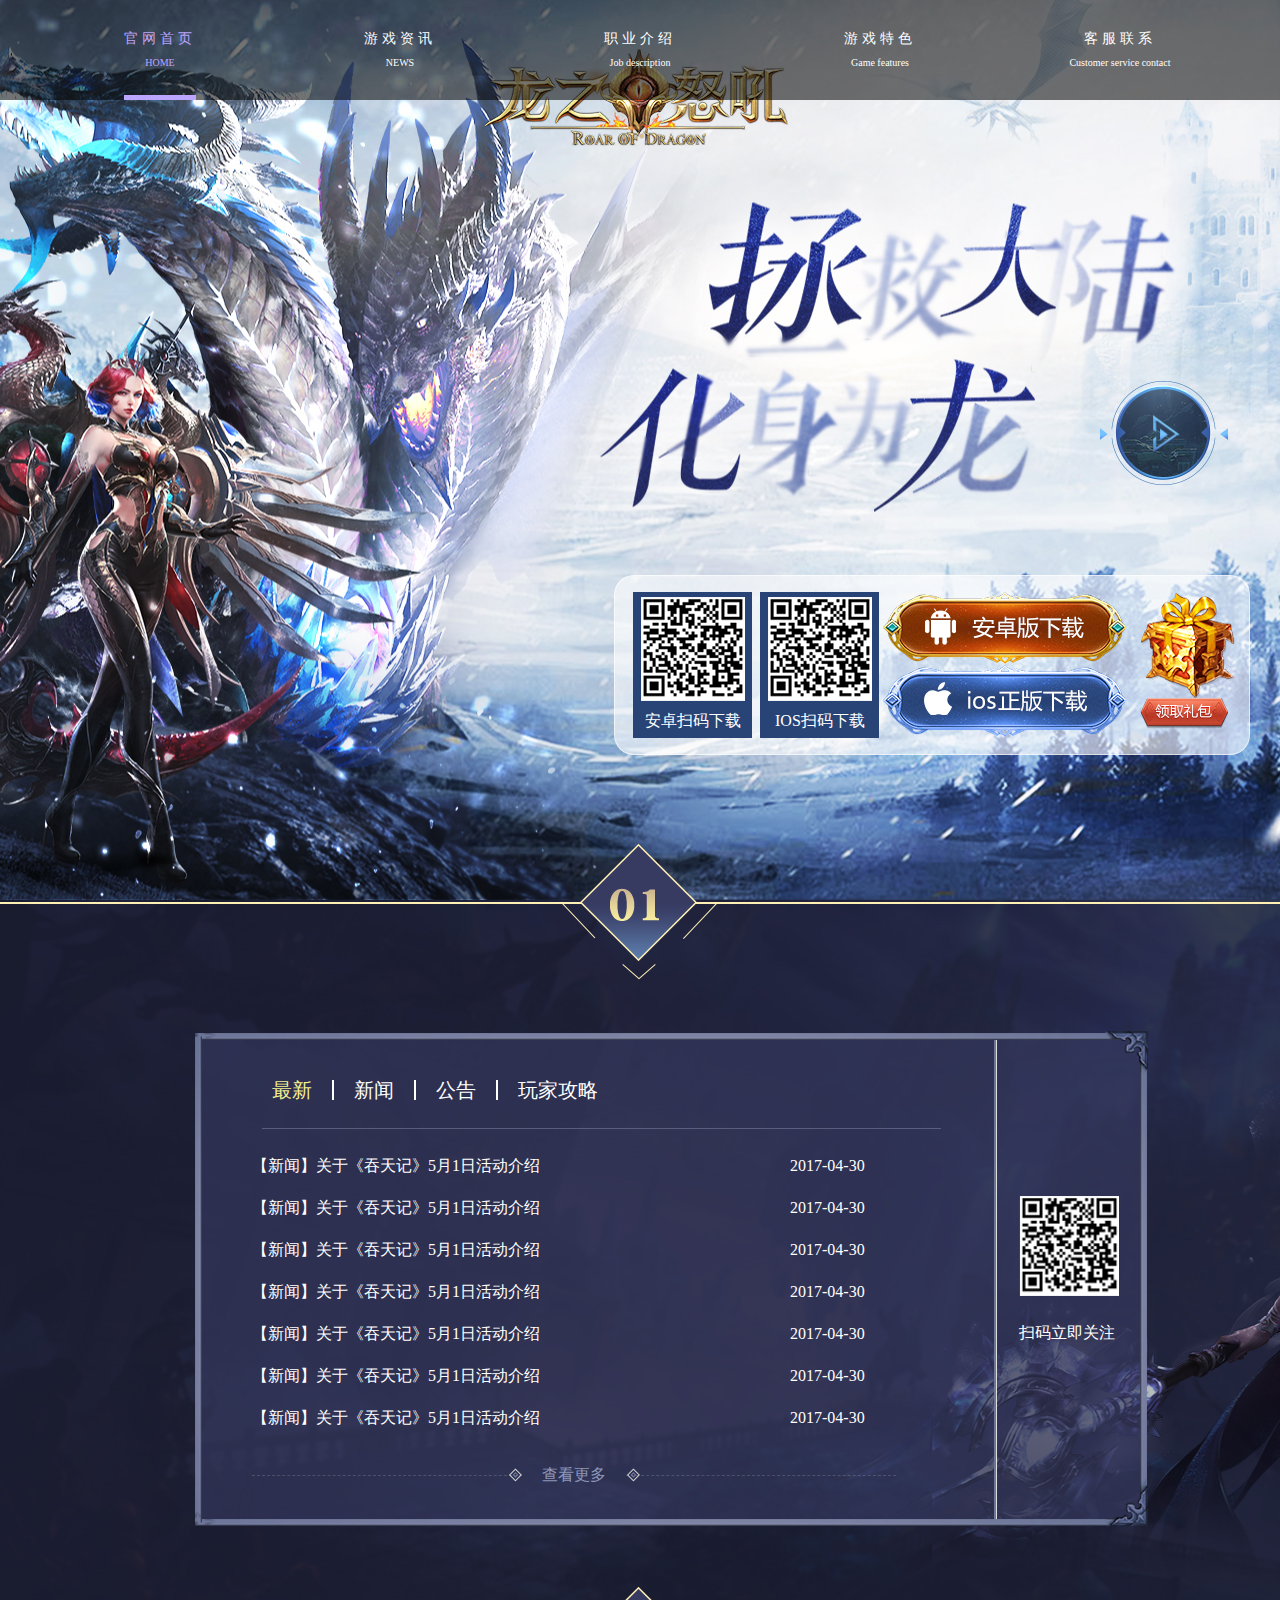
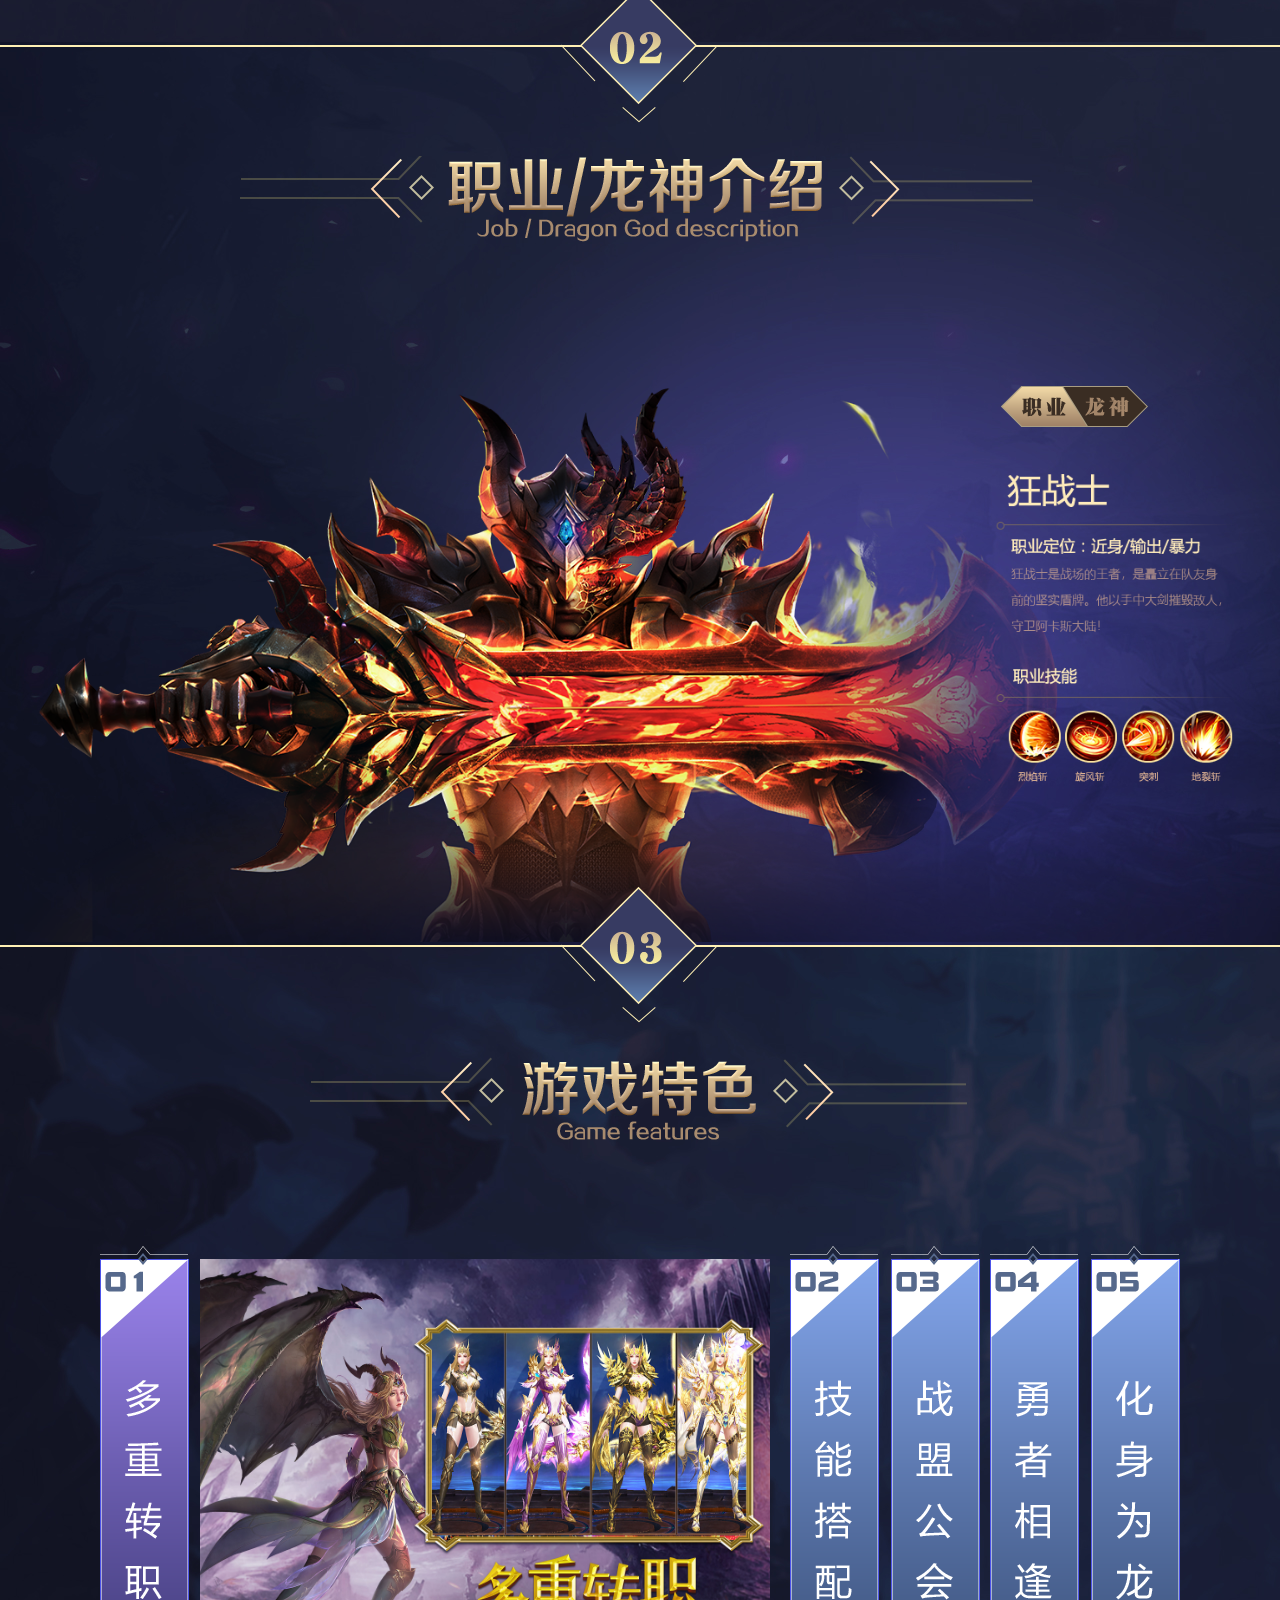
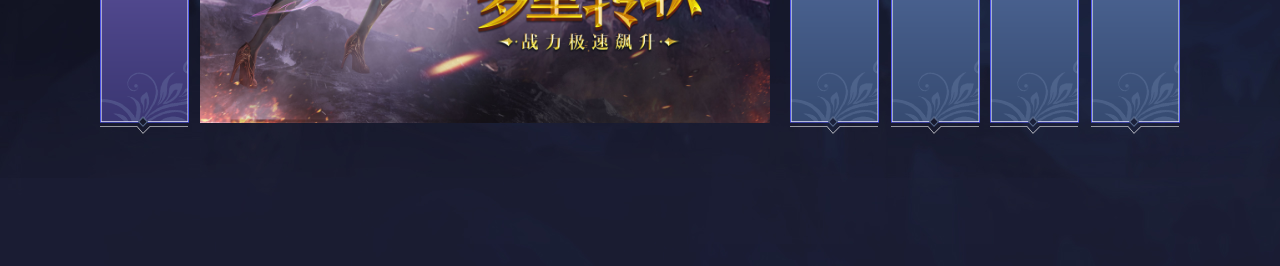
<file: index.html>
<!DOCTYPE html>
<html lang="en">
<head>
  <title>龙之怒吼官网</title>
  <meta charset="utf-8">
  <meta name="viewport" content="width=device-width, initial-scale=1.0, maximum-scale=1.0, user-scalable=0">
  <link rel="stylesheet" href="css/resetCss.css">
  <link rel="stylesheet" href="css/swiper.min.css">
  <link rel="stylesheet" href="css/common.css">
  <link rel="stylesheet" href="css/index.css">
</head>

<body>
  <div class="container">
    <div class="top">
      <div class="logo">
        <img src="images/index/logo.png" alt="龙之怒吼">
      </div>
      <div class="navbar">
        <ul>
          <li><a class="active" href="#">
              <p class="title">官网首页</p>
              <p class="sub">HOME</p>
            </a></li>
          <li><a href="#">
              <p class="title">游戏资讯</p>
              <p class="sub">NEWS</p>
            </a></li>
          <li><a href="#">
              <p class="title">职业介绍</p>
              <p class="sub">Job description</p>
            </a></li>
          <li><a href="#">
              <p class="title">游戏特色</p>
              <p class="sub">Game features</p>
            </a></li>
          <li><a href="#">
              <p class="title">客服联系</p>
              <p class="sub">Customer service contact</p>
            </a></li>
        </ul>
      </div>
      <div class="palyer">
        <span></span>
        <i></i>
        <em></em>
      </div>
      <div class="download">
        <div class="android_code">
          <img src="images/index/android_code.png">
          <p>安卓扫码下载</p>
        </div>
        <div class="ios_code">
          <img src="images/index/android_code.png">
          <p>IOS扫码下载</p>
        </div>
        <div class="down">
          <a href="" class="android_down"></a>
          <a href=""  class="ios_down"></a>
        </div>
        <div class="gift_wrap">
          <div class="gift"></div>
          <div class="get"></div>
        </div>
      </div>
    </div>
    <div class="content">
      <div class="page page1">
        <div class="num"></div>
        <div class="slice_wrap">
          <div class="tab_wrap">
            <ul class="tab clearfix">
              <li onmouseenter="Move(this)" class="tab-item active"><span>最新</span></li>
              <li onmouseenter="Move(this)" class="tab-item">新闻</li>
              <li onmouseenter="Move(this)" class="tab-item">公告</li>
              <li onmouseenter="Move(this)" class="tab-item">玩家攻略</li>
            </ul>
            <div class="tab_list">
              <div class="main selected">
                <ul>
                  <li><a href="#"><span class="news_list">【新闻】关于《吞天记》5月1日活动介绍</span><span
                        class="times">2017-04-30</span></a></li>
                  <li><a href="#"><span class="news_list">【新闻】关于《吞天记》5月1日活动介绍</span><span
                        class="times">2017-04-30</span></a></li>
                  <li><a href="#"><span class="news_list">【新闻】关于《吞天记》5月1日活动介绍</span><span
                        class="times">2017-04-30</span></a></li>
                  <li><a href="#"><span class="news_list">【新闻】关于《吞天记》5月1日活动介绍</span><span
                        class="times">2017-04-30</span></a></li>
                  <li><a href="#"><span class="news_list">【新闻】关于《吞天记》5月1日活动介绍</span><span
                        class="times">2017-04-30</span></a></li>
                  <li><a href="#"><span class="news_list">【新闻】关于《吞天记》5月1日活动介绍</span><span
                        class="times">2017-04-30</span></a></li>
                  <li><a href="#"><span class="news_list">【新闻】关于《吞天记》5月1日活动介绍</span><span class="times">2017-04-30</>
                        </a></li>
                  <li><a href="#"><span class="news_list">【新闻】关于《吞天记》5月1日活动介绍</span><span
                        class="times">2017-04-30</span></a></li>
                  <li><a href="#"><span class="news_list">【新闻】关于《吞天记》5月1日活动介绍</span><span class="times">2017-04-30</>
                        </a></li>
                  <li><a href="#"><span class="news_list">【新闻】关于《吞天记》5月1日活动介绍</span><span
                        class="times">2017-04-30</span></a></li>
                  <li><a href="#"><span class="news_list">【新闻】关于《吞天记》5月1日活动介绍</span><span
                        class="times">2017-04-30</span></a></li>
                  <li><a href="#"><span class="news_list">【新闻】关于《吞天记》5月1日活动介绍</span><span class="times">2017-04-30</>
                        </a></li>
                  <li><a href="#"><span class="news_list">【新闻】关于《吞天记》5月1日活动介绍</span><span
                        class="times">2017-04-30</span></a></li>
                  <li><a href="#"><span class="news_list">【新闻】关于《吞天记》5月1日活动介绍</span><span class="times">2017-04-30</>
                        </a></li>
                </ul>
                <div class="more">
                  <i class="line line_left"></i>
                  <a href="#">查看更多</a>
                  <i class="line line_right"></i>
                </div>
              </div>
              <div class="main">
                <ul>
                  <li><a href="#"><span class="news_list">gg动介绍</span><span class="times">2017-04-30</span></a></li>
                  <li><a href="#"><span class="news_list">【fsf活动介绍</span><span class="times">2017-04-30</span></a></li>
                  <li><a href="#"><span class="news_list">【sfsf介绍</span><span class="times">2017-04-30</span></a></li>
                  <li><a href="#"><span class="news_list">sf动介绍</span><span class="times">2017-04-30</span></a></li>
                  <li><a href="#"><span class="news_list">【新闻】关于《吞天记》5月1日活动介绍</span><span
                        class="times">2017-04-30</span></a></li>
                  <li><a href="#"><span class="news_list">【新闻】关于《吞天记》5月1日活动介绍</span><span
                        class="times">2017-04-30</span></a></li>
                  <li><a href="#"><span class="news_list">【新闻】关于《吞天记》5月1日活动介绍</span><span
                        class="times">2017-04-30</span></a></li>
                  <li><a href="#"><span class="news_list">【新闻】关于《吞天记》5月1日活动介绍</span><span class="times">2017-04-30</>
                        </a></li>
                  <li><a href="#"><span class="news_list">【新闻】关于《吞天记》5月1日活动介绍</span><span
                        class="times">2017-04-30</span></a></li>
                  <li><a href="#"><span class="news_list">【新闻】关于《吞天记》5月1日活动介绍</span><span class="times">2017-04-30</>
                        </a></li>
                </ul>
                <div class="more">
                  <i class="line line_left"></i>
                  <a href="#">查看更多</a>
                  <i class="line line_right"></i>
                </div>
              </div>
              <div class="main">
                <ul>
                  <li><a href="#"><span class="news_list">【sssssssssssss日活动介绍</span><span
                        class="times">2017-04-30</span></a></li>
                  <li><a href="#"><span class="news_list">【新闻】关于《吞天记》5月1日活动介绍</span><span
                        class="times">2017-04-30</span></a></li>
                  <li><a href="#"><span class="news_list">【新闻】关于《吞天记》5月1日活动介绍</span><span
                        class="times">2017-04-30</span></a></li>
                  <li><a href="#"><span class="news_list">【新s动介绍</span><span class="times">2017-04-30</span></a></li>
                  <li><a href="#"><span class="news_list">【新闻】关于《吞天记》5月1日活动介绍</span><span
                        class="times">2017-04-30</span></a></li>
                </ul>
                <div class="more">
                  <i class="line line_left"></i>
                  <a href="#">查看更多</a>
                  <i class="line line_right"></i>
                </div>
              </div>
              <div class="main">
                <ul>
                  <li><a href="#"><span class="news_list">【新闻】关于《吞天记》5月1日活动介绍</span><span
                        class="times">2017-04-30</span></a></li>
                  <li><a href="#"><span class="news_list">【新闻】关于《吞天记》5月1日活动介绍</span><span class="times">2017-04-30</>
                        </a></li>
                </ul>
                <div class="more">
                  <i class="line line_left"></i>
                  <a href="#">查看更多</a>
                  <i class="line line_right"></i>
                </div>
              </div>
            </div>
            <div class="code">
              <img src="images/index/android_code.png">
              <p>扫码立即关注</p>
            </div>
          </div>

        </div>
      </div>
      <div class="page page2">
        <div class="num"></div>
        <div class="title"></div>
        <div class="tab_wrap">
          <ul class="tab_title">
            <li onmouseenter="slice(this)" class="job1"></li>
            <li onmouseenter="slice(this)" class="job2"></li>
          </ul>
          <div class="tab_list">
            <div class="main selected">
              <div class="swiper-father">
                  <div class="swiper-container person" >
                      <div class="swiper-wrapper">
                        <div class="swiper-slide"><img src="images/index/person1.png" width="100%"></div>
                        <div class="swiper-slide"><img src="images/index/person2.png" width="100%"></div>
                        <div class="swiper-slide"><img src="images/index/person3.png" width="100%"></div>
                      </div>
                    </div>
                    <div class="swiper-button-prev aa"></div>
                    <div class="swiper-button-next bb"></div>
              </div>
            </div>
            <div class="main">
              <div class="swiper-father">
                <div class="swiper-container longSheng" >
                  <div class="swiper-wrapper">
                    <div class="swiper-slide"><img src="images/index/longSheng1.png" width="100%"></div>
                    <div class="swiper-slide"><img src="images/index/longSheng2.png" width="100%"></div>
                    <div class="swiper-slide"><img src="images/index/longSheng3.png" width="100%"></div>
                    <div class="swiper-slide"><img src="images/index/longSheng4.png" width="100%"></div>
                  </div>
                </div>
                <div class="swiper-button-prev cc"></div>
                <div class="swiper-button-next dd"></div>
              </div>

            </div>
          </div>

        </div>

      </div>
      <div class="page page3">
        <div class="num"></div>
        <div class="title"></div>
        <div class="slice_wrap">
          <ul>
            <li class="one wrap active">
              <div class="list" style="display: none"></div>
              <div class="show">
                <div class="sub"></div>
                <div class="img"><img src='images/index/4.jpg' width="100%"></div>
              </div>
            </li>
            <li class="two wrap">
              <div class="list active"></div>
              <div class="show">
                <div class="sub"></div>
                <div class="img"><img src='images/index/3.jpg' width="100%"></div>
              </div>
            </li>
            <li class="three wrap">
              <div class="list active"></div>
              <div class="show ">
                <div class="sub"></div>
                <div class="img"><img src='images/index/2.jpg' width="100%"></div>
              </div>
            </li>
            <li class="four wrap">
              <div class="list active"></div>
              <div class="show">
                <div class="sub"></div>
                <div class="img"><img src='images/index/5.jpg' width="100%"></div>
              </div>
            </li>
            <li class="five wrap">
              <div class="list active"></div>
              <div class="show">
                <div class="sub"></div>
                <div class="img"><img src='images/index/1.jpg' width="100%"></div>
              </div>
            </li>
          </ul>
        </div>

      </div>
     
    </div>
  </div>
  <!-- 视频  -->
  <div class="dialog" id="video-layer" style="margin-top: -225px; margin-left: -400px;">
    <a class="close" href="javascript:void(0)">关闭</a>
    <div class="dialog-con">
      <video id="movie"
        src="https://xy2.v.netease.com/r/video/20190109/f14a0c7a-8ebb-4133-bd02-eda93d2d9c15.mp4"></video>
    </div>
  </div>
  <!-- 遮罩 -->
  <div class="login-layer"> </div>
  <!-- 登录 -->
  <div id="login" class="mod-login">
    <ul class="login">
      <li><a href="#" class="close"></a>绑定手机领取礼包</li>
    </ul>
    <div class="login-con">
      <div class="login-account">
        <form method="post" class="login-form" id="login_form">
          <div class="item">
            <input name="phoneNum" id="phoneNum" type="text" placeholder="请输入绑定的电话号码">
            <label for="phoneNum" class="icon-phone"></label>
          </div>
          <div class="item">
            <input name="code" id="code" type="text" placeholder="短信验证码">
            <a href="#" class="icon-code"></a>
          </div>
          <p class="tip_text">该号码用于领取</p>
          <input class="btn-tologin" type="button" value="立即绑定" onclick="login()">
        </form>
      </div>
    </div>
  </div>
  <!-- 礼包弹框 -->
  <div class="gift_dialog" id="gift">
    <div class="gift">
      <div class="title">
        <h2></h2>
      </div>
      <p>礼包码：HS94G2480541916</p>
    </div>
    <div class="close"></div>
  </div>

</body>
<script src="js/jquery.js"></script>
<script src="js/swiper.min.js"></script>
<script src="js/common.js"></script>
<script>
var mySwiper = new Swiper ('.person', {
  initialSlide :0,
  // 如果需要前进后退按钮
  navigation: {
    nextEl: '.bb',
    prevEl: '.aa',
  }

}) 


</script>
</html>
</file>
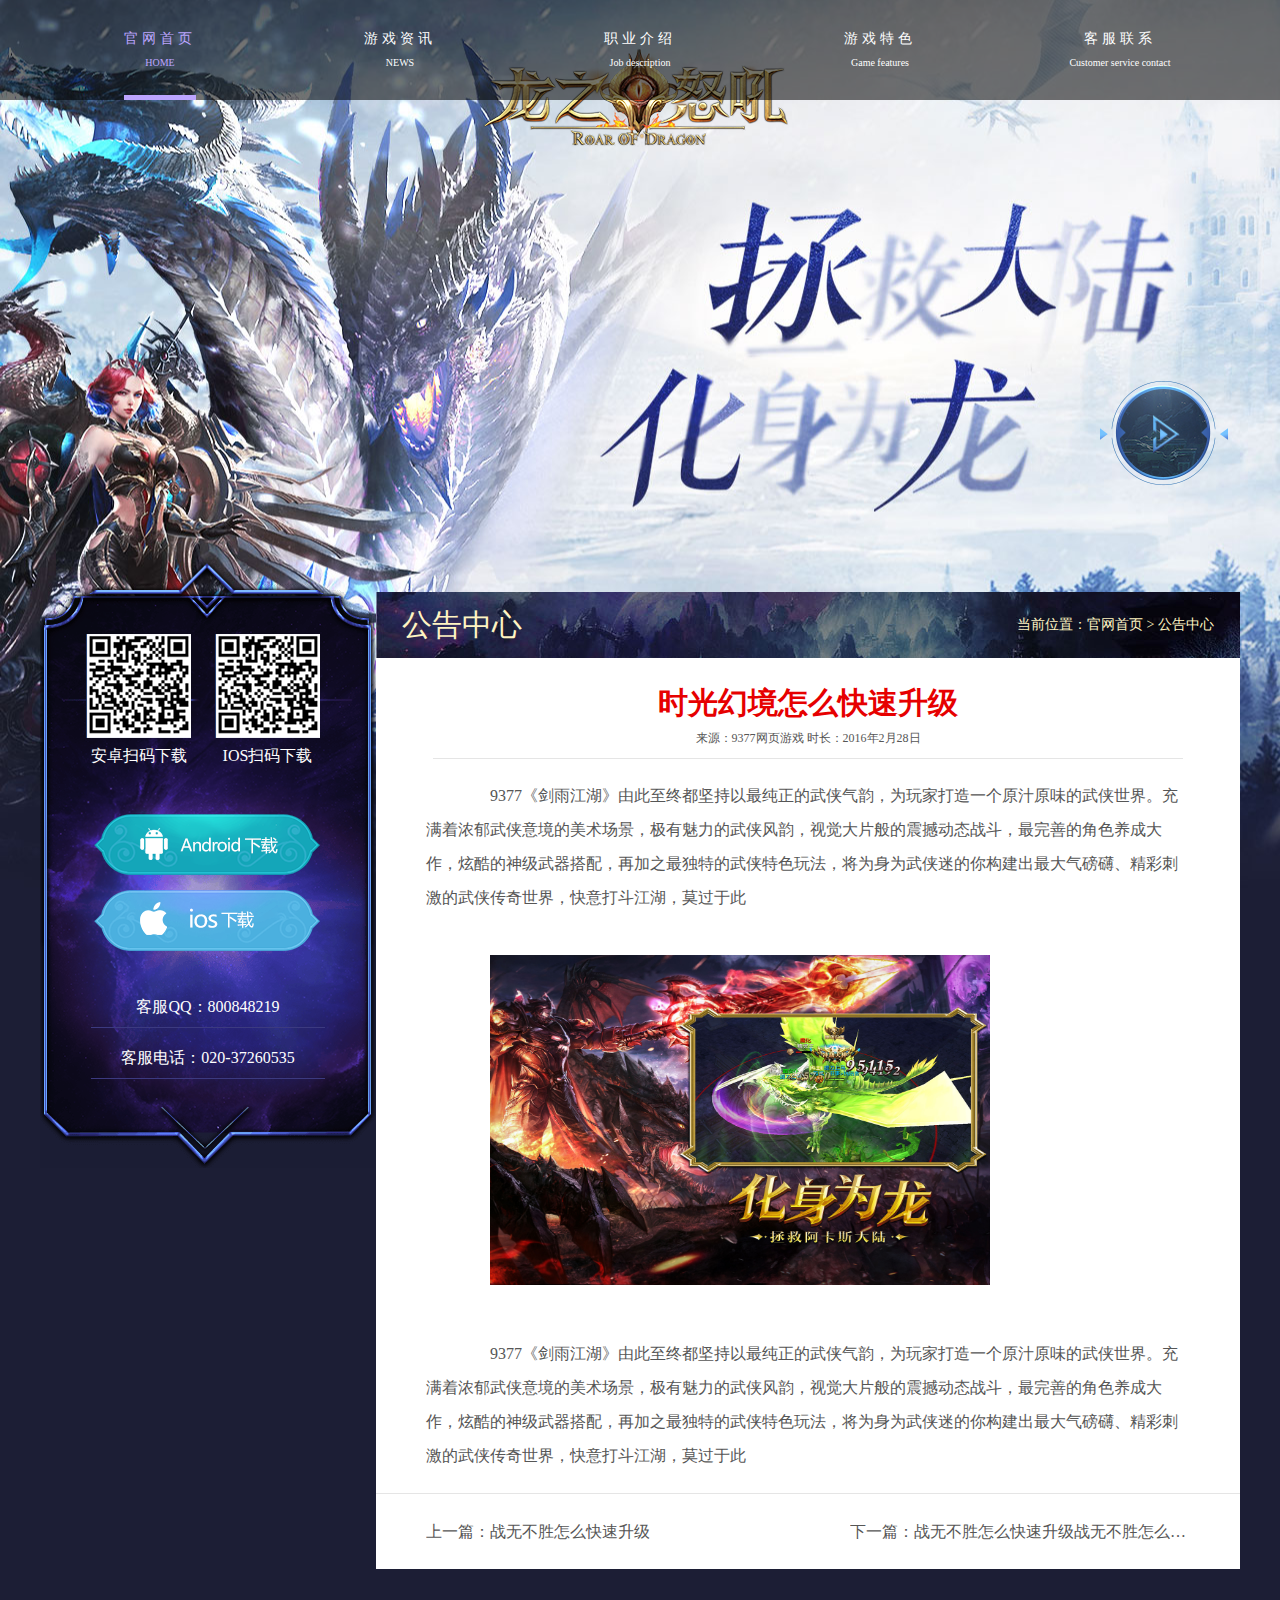
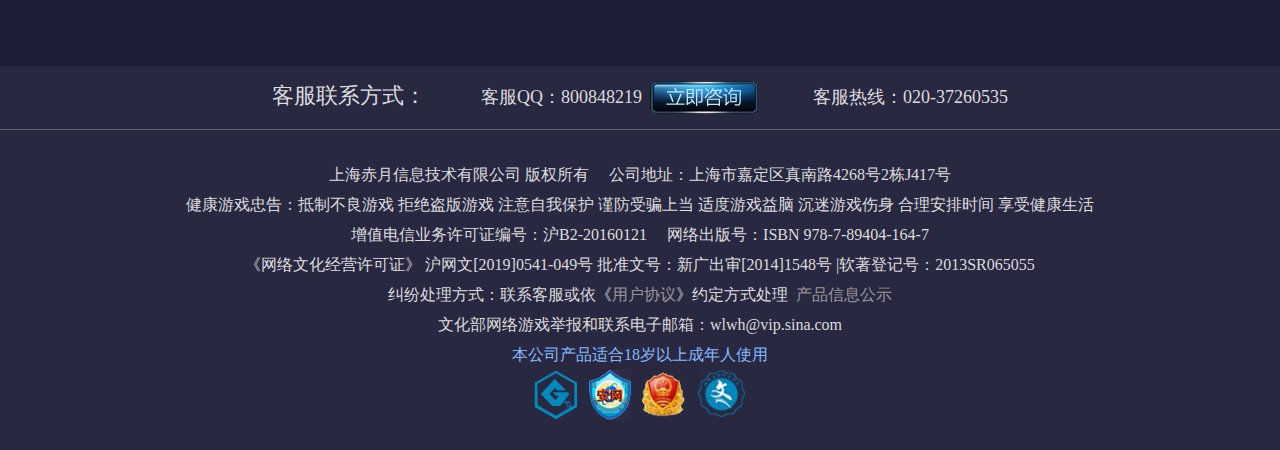
<file: details.html>
<!DOCTYPE html>
<html lang="en">

<head>
 <meta charset="utf-8">
  <meta name="viewport" content="width=device-width, initial-scale=1.0, maximum-scale=1.0, user-scalable=0">

  <title>龙之怒吼官网</title>
  <link rel="stylesheet" href="css/resetCss.css">
  <link rel="stylesheet" href="css/swiper.min.css">
  <link rel="stylesheet" href="css/common.css">
  <link rel="stylesheet" href="css/list.css">
  <link rel="stylesheet" href="css/page.css">
</head>

<body>
  <div class="container">
    <div class="top">
      <div class="logo">
        <img src="images/index/logo.png" alt="龙之怒吼">
      </div>
      <div class="navbar">
        <ul>
          <li><a class="active" href="#">
              <p class="title">官网首页</p>
              <p class="sub">HOME</p>
            </a></li>
          <li><a href="#">
              <p class="title">游戏资讯</p>
              <p class="sub">NEWS</p>
            </a></li>
          <li><a href="#">
              <p class="title">职业介绍</p>
              <p class="sub">Job description</p>
            </a></li>
          <li><a href="#">
              <p class="title">游戏特色</p>
              <p class="sub">Game features</p>
            </a></li>
          <li><a href="#">
              <p class="title">客服联系</p>
              <p class="sub">Customer service contact</p>
            </a></li>
        </ul>
      </div>
      <div class="palyer">
        <span></span>
        <i></i>
        <em></em>
      </div>
    </div>
    <div class="content">
      <div class="list_wrap">
        <div class="left">
          <div class="code">
            <div class="android_code">
              <img src="images/index/android_code.png">
              <p>安卓扫码下载</p>
            </div>
            <div class="ios_code">
              <img src="images/index/android_code.png">
              <p>IOS扫码下载</p>
            </div>
          </div>
          <div class="download">
            <div class="android_down"></div>
            <div class="ios_down"></div>
          </div>
          <div class="text">
            <p>客服QQ：800848219</p>
            <p>客服电话：020-37260535</p>
          </div>
        </div>
        <div class="right">
          <div class="nav_wrap">
            <div class="nav_title">公告中心</div>
            <div class="nav">当前位置：<a href="#">官网首页 </a>> 公告中心</div>
          </div>
          <div class="details">
            <h3>时光幻境怎么快速升级</h3>
            <div class="sub">
               <p><span class="resource">来源：9377网页游戏 </span>
                <span class="times">时长：2016年2月28日</span>
              </p> 
            </div>
            <div class="text_wrap">
                <p>      9377《剑雨江湖》由此至终都坚持以最纯正的武侠气韵，为玩家打造一个原汁原味的武侠世界。充满着浓郁武侠意境的美术场景，极有魅力的武侠风韵，视觉大片般的震撼动态战斗，最完善的角色养成大作，炫酷的神级武器搭配，再加之最独特的武侠特色玩法，将为身为武侠迷的你构建出最大气磅礴、精彩刺激的武侠传奇世界，快意打斗江湖，莫过于此</p>
                <p><img src="images/index/1.jpg"></p>
                <p>      9377《剑雨江湖》由此至终都坚持以最纯正的武侠气韵，为玩家打造一个原汁原味的武侠世界。充满着浓郁武侠意境的美术场景，极有魅力的武侠风韵，视觉大片般的震撼动态战斗，最完善的角色养成大作，炫酷的神级武器搭配，再加之最独特的武侠特色玩法，将为身为武侠迷的你构建出最大气磅礴、精彩刺激的武侠传奇世界，快意打斗江湖，莫过于此</p>
            </div>
            
          </div>
          <div class="article">
              <a href="#" class="prev">上一篇：战无不胜怎么快速升级</a>
              <a href="#" class="next">下一篇：战无不胜怎么快速升级战无不胜怎么快速升级</a>
            </div>
        </div>
      </div>
    </div>
 <!-- bottom -->

 <div class="contact">
    <p>客服联系方式：<span>客服QQ：800848219</span><a href="#"></a><span>客服热线：020-37260535</span></p>
  </div>
  <div class="gy-footer">
      <div class="gy-main">
        <p> 上海赤月信息技术有限公司 版权所有 &nbsp;&nbsp;&nbsp;     公司地址：上海市嘉定区真南路4268号2栋J417号</p>
        <p>健康游戏忠告：抵制不良游戏 拒绝盗版游戏 注意自我保护 谨防受骗上当 适度游戏益脑 沉迷游戏伤身 合理安排时间 享受健康生活</p>
        <p>
            增值电信业务许可证编号：沪B2-20160121　 网络出版号：ISBN 978-7-89404-164-7

        </p>
        <p>
              《网络文化经营许可证》 沪网文[2019]0541-049号  批准文号：新广出审[2014]1548号 |软著登记号：2013SR065055
        </p>
        <p>
            纠纷处理方式：联系客服或依《<a href="yhxy.html" target="_blank">用户协议</a>》约定方式处理 &nbsp;<a href="#"
            target="_blank">产品信息公示</a></p>
        <p>
            文化部网络游戏举报和联系电子邮箱：wlwh@vip.sina.com</p>
        <p style="color:#85b9ff">本公司产品适合18岁以上成年人使用</p>
        <p>
            <a href="#" target="_blank" rel="nofollow" class="legal-1"></a>
            <a href="http://www.beian.gov.cn/portal/registerSystemInfo?recordcode=31011402005220" target="_blank" rel="nofollow" class="legal-2"></a>
            <a href="http://218.242.124.22:8081/businessCheck/verifKey.do?showType=extShow&serial=9031000020181120144950000003397821-SAIC_SHOW_310000-20160920143306186337&signData=MEUCIC8AoASuJgek5FWaL19qZw9HvsjojNS1EDmwBHUbmI8rAiEA16fPD8PPLb8EzXwKL6lTvnVT2A9unCPO1e7MGiakVvI="
              target="_blank" rel="nofollow" class="legal-3"></a>
            <a href="http://sq.ccm.gov.cn:80/ccnt/sczr/service/business/emark/toDetail/35EE6340B9F17151E0530140A8C0E25A"
              target="_blank" rel="nofollow" class="legal-4"></a>
        </p>

      </div>
    </div>
      <!-- bottom -->

        <!-- 遮罩 -->
<div class="login-layer">	</div>
<!-- 视频  -->
<div class="dialog" id="video-layer" style="margin-top: -225px; margin-left: -400px;">
  <a class="close" href="javascript:void(0)">关闭</a>
  <div class="dialog-con">
      <video  id="movie" src="https://xy2.v.netease.com/r/video/20190109/f14a0c7a-8ebb-4133-bd02-eda93d2d9c15.mp4" ></video>
  </div>
</div>
    </div>
  </div>

</body>
<script src="js/jquery.js"></script>
<script src="js/swiper.min.js"></script>
<script src="js/common.js"></script>
<script src="js/page.js"></script>
</html>
</file>
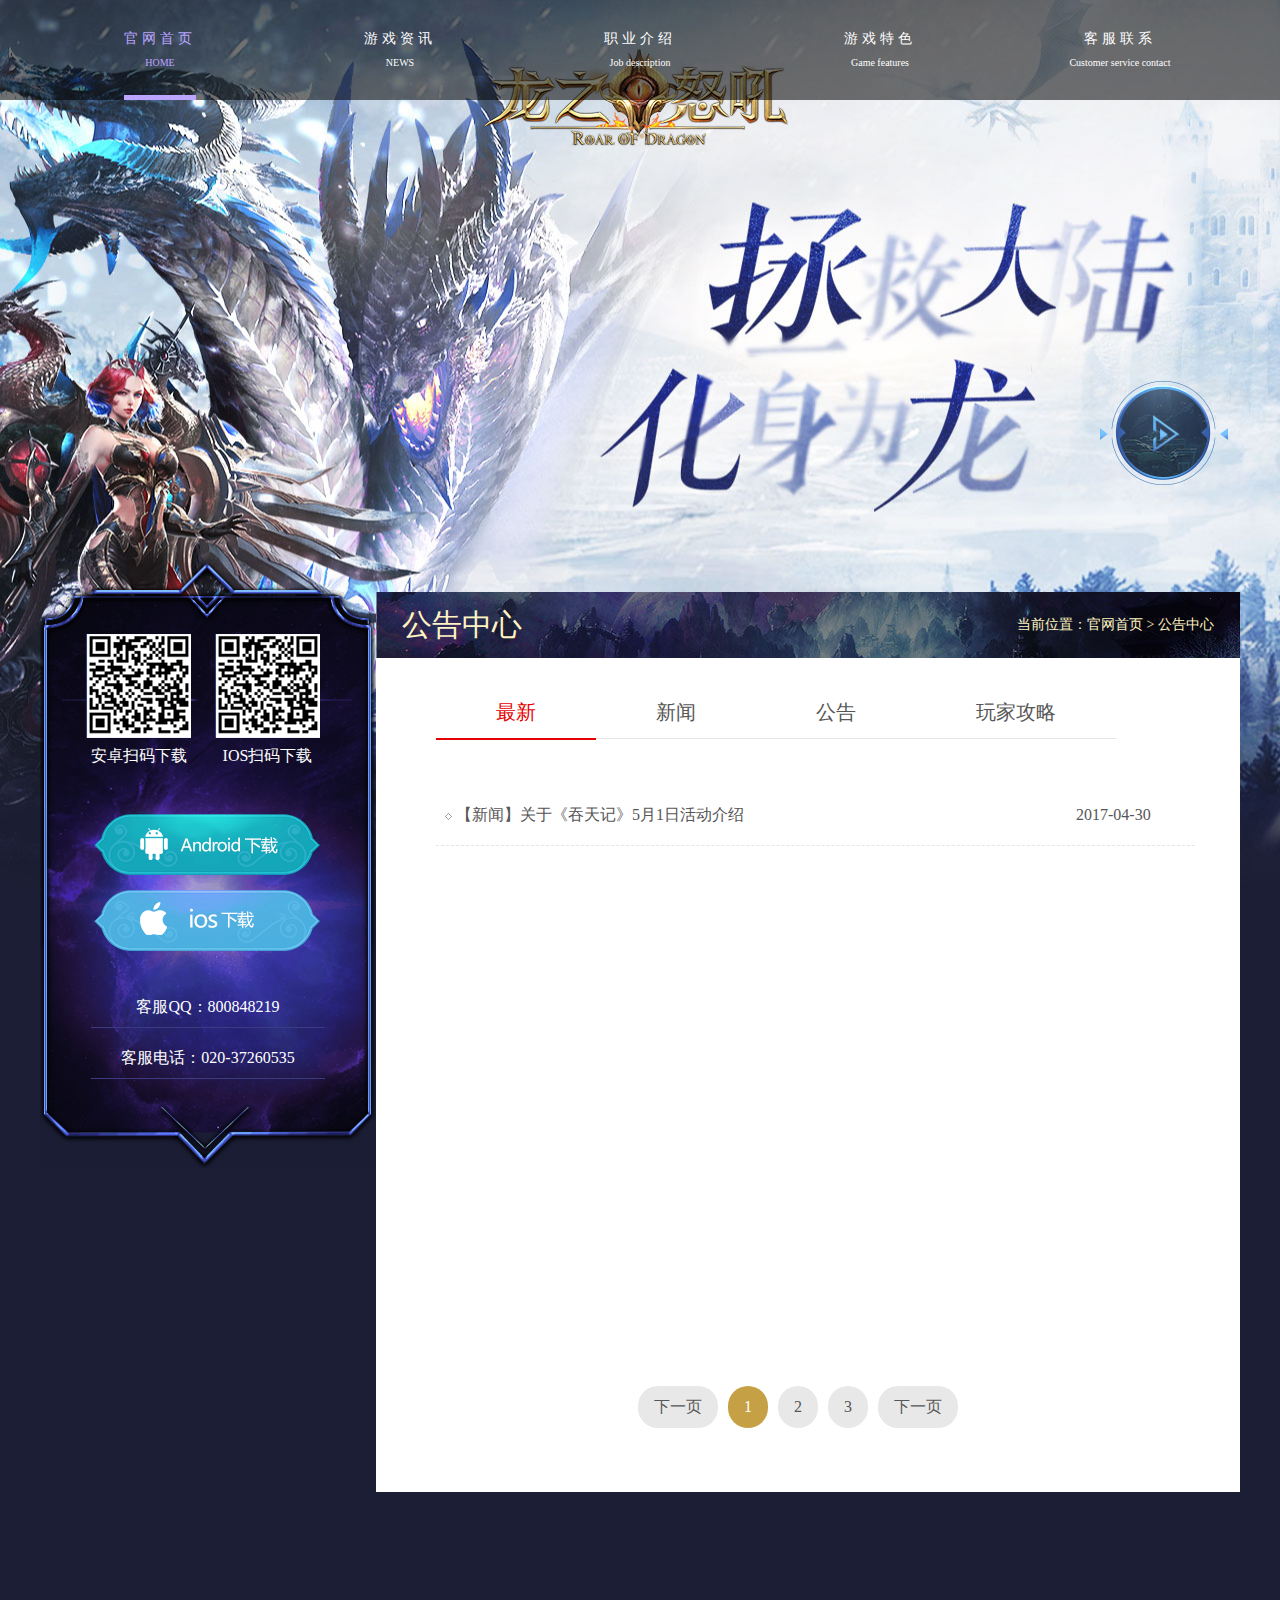
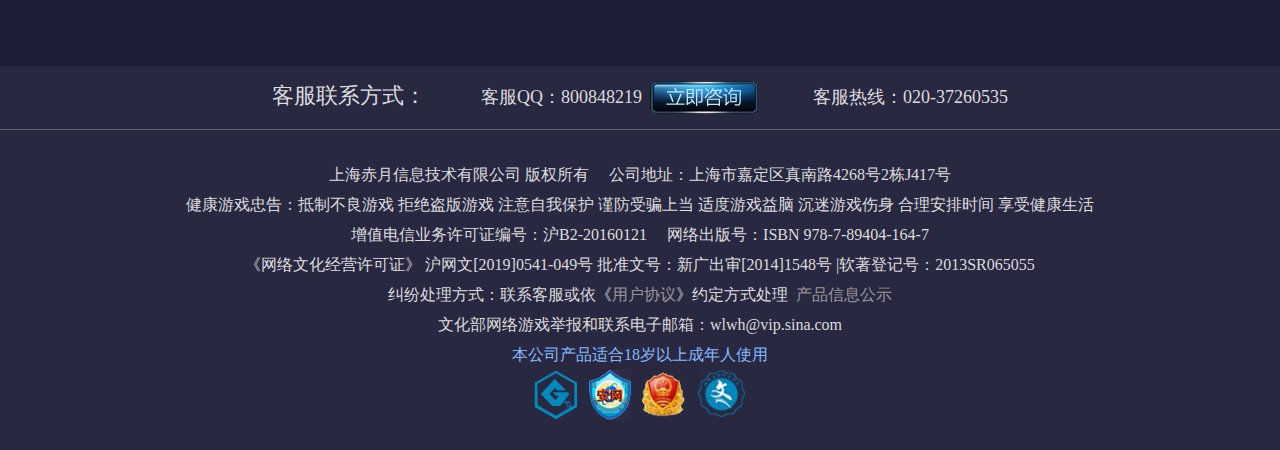
<file: list.html>
<!DOCTYPE html>
<html lang="en">
<head>
   <meta charset="utf-8">
  <meta name="viewport" content="width=device-width, initial-scale=1.0, maximum-scale=1.0, user-scalable=0">

  <title>龙之怒吼官网</title>
  <link rel="stylesheet" href="css/resetCss.css">
  <link rel="stylesheet" href="css/swiper.min.css">
  <link rel="stylesheet" href="css/common.css">
  <link rel="stylesheet" href="css/list.css">
  <link rel="stylesheet" href="css/page.css">
</head>

<body>
  <div class="container">
    <div class="top">
      <div class="logo">
        <img src="images/index/logo.png" alt="龙之怒吼">
      </div>
      <div class="navbar">
        <ul>
          <li><a class="active" href="#">
              <p class="title">官网首页</p>
              <p class="sub">HOME</p>
            </a></li>
          <li><a href="#">
              <p class="title">游戏资讯</p>
              <p class="sub">NEWS</p>
            </a></li>
          <li><a href="#">
              <p class="title">职业介绍</p>
              <p class="sub">Job description</p>
            </a></li>
          <li><a href="#">
              <p class="title">游戏特色</p>
              <p class="sub">Game features</p>
            </a></li>
          <li><a href="#">
              <p class="title">客服联系</p>
              <p class="sub">Customer service contact</p>
            </a></li>
        </ul>
      </div>
      <div class="palyer">
        <span></span>
        <i></i>
        <em></em>
      </div>
    </div>
    <div class="content">
      <div class="list_wrap">
        <div class="left">
          <div class="code">
            <div class="android_code">
              <img src="images/index/android_code.png">
              <p>安卓扫码下载</p>
            </div>
            <div class="ios_code">
              <img src="images/index/android_code.png">
              <p>IOS扫码下载</p>
            </div>
          </div>
          <div class="download">
            <div class="android_down"></div>
            <div class="ios_down"></div>
          </div>
          <div class="text">
            <p>客服QQ：800848219</p>
            <p>客服电话：020-37260535</p>
          </div>
        </div>
        <div class="right">
          <div class="nav_wrap">
            <div class="nav_title">公告中心</div>
            <div class="nav">当前位置：<a href="#">官网首页 </a>> 公告中心</div>
          </div>
          <div class="list">
            <div class="tab_wrap">
              <ul class="tab clearfix">
                <li onmouseenter="tabNews(this)" class="tab-item active"><span>最新</span></li>
                <li onmouseenter="tabNews(this)" class="tab-item">新闻</li>
                <li onmouseenter="tabNews(this)" class="tab-item">公告</li>
                <li onmouseenter="tabNews(this)" class="tab-item">玩家攻略</li>
              </ul>
              <div class="tab_list">
                <div class="main selected">
                  <ul>
                    <li><a href="#"><span class="news_list">【新闻】关于《吞天记》5月1日活动介绍</span><span
                          class="times">2017-04-30</span></a></li>
                  </ul>

                </div>
                <div class="main">
                  <ul>
                    <li><a href="#"><span class="news_list">gg动介绍</span><span class="times">2017-04-30</span></a></li>
                    <li><a href="#"><span class="news_list">【fsf活动介绍</span><span class="times">2017-04-30</span></a>
                    </li>
                    <li><a href="#"><span class="news_list">【sfsf介绍</span><span class="times">2017-04-30</span></a></li>
                    <li><a href="#"><span class="news_list">sf动介绍</span><span class="times">2017-04-30</span></a></li>
                    <li><a href="#"><span class="news_list">【新闻】关于《吞天记》5月1日活动介绍</span><span
                          class="times">2017-04-30</span></a></li>
                    <li><a href="#"><span class="news_list">【新闻】关于《吞天记》5月1日活动介绍</span><span
                          class="times">2017-04-30</span></a></li>
                    <li><a href="#"><span class="news_list">【新闻】关于《吞天记》5月1日活动介绍</span><span
                          class="times">2017-04-30</span></a></li>
                    <li><a href="#"><span class="news_list">【新闻】关于《吞天记》5月1日活动介绍</span><span class="times">2017-04-30</>
                          </a></li>
                    <li><a href="#"><span class="news_list">【新闻】关于《吞天记》5月1日活动介绍</span><span
                          class="times">2017-04-30</span></a></li>
                    <li><a href="#"><span class="news_list">【新闻】关于《吞天记》5月1日活动介绍</span><span class="times">2017-04-30</>
                          </a></li>
                  </ul>

                </div>
                <div class="main">
                  <ul>
                    <li><a href="#"><span class="news_list">【新闻】关于《吞天记》5月1日活动介绍</span><span
                          class="times">2017-04-30</span></a></li>
                    <li><a href="#"><span class="news_list">【新闻】关于《吞天记》5月1日活动介绍</span><span class="times">2017-04-30</>
                          </a></li>
                  </ul>
                </div>
                <div class="main">
                  <ul>
                    <li><a href="#"><span class="news_list">【新闻】关于《吞天记》5月1日活动介绍</span><span
                          class="times">2017-04-30</span></a></li>
                    <li><a href="#"><span class="news_list">【新闻】关于《吞天记》5月1日活动介绍</span><span class="times">2017-04-30</>
                          </a></li>
                  </ul>
                </div>
              </div>
             
            </div>
          </div>
          <div class="page">
              <form>
                  <ul class="pagination"></ul>
                  <input type="hidden" id="currentPage" name="currentPage" value="1"></input>
                  <input type="hidden" id="totalPage" value="54"></input>
                  </form>
          </div>
        </div>
      </div>
    </div>
 <!-- bottom -->

 <div class="contact">
    <p>客服联系方式：<span>客服QQ：800848219</span><a href="#"></a><span>客服热线：020-37260535</span></p>
  </div>
  <div class="gy-footer">
      <div class="gy-main">
        <p> 上海赤月信息技术有限公司 版权所有 &nbsp;&nbsp;&nbsp;     公司地址：上海市嘉定区真南路4268号2栋J417号</p>
        <p>健康游戏忠告：抵制不良游戏 拒绝盗版游戏 注意自我保护 谨防受骗上当 适度游戏益脑 沉迷游戏伤身 合理安排时间 享受健康生活</p>
        <p>
            增值电信业务许可证编号：沪B2-20160121　 网络出版号：ISBN 978-7-89404-164-7

        </p>
        <p>
              《网络文化经营许可证》 沪网文[2019]0541-049号  批准文号：新广出审[2014]1548号 |软著登记号：2013SR065055
        </p>
        <p>
            纠纷处理方式：联系客服或依《<a href="yhxy.html" target="_blank">用户协议</a>》约定方式处理 &nbsp;<a href="#"
            target="_blank">产品信息公示</a></p>
        <p>
            文化部网络游戏举报和联系电子邮箱：wlwh@vip.sina.com</p>
        <p style="color:#85b9ff">本公司产品适合18岁以上成年人使用</p>
        <p>
            <a href="#" target="_blank" rel="nofollow" class="legal-1"></a>
            <a href="http://www.beian.gov.cn/portal/registerSystemInfo?recordcode=31011402005220" target="_blank" rel="nofollow" class="legal-2"></a>
            <a href="http://218.242.124.22:8081/businessCheck/verifKey.do?showType=extShow&serial=9031000020181120144950000003397821-SAIC_SHOW_310000-20160920143306186337&signData=MEUCIC8AoASuJgek5FWaL19qZw9HvsjojNS1EDmwBHUbmI8rAiEA16fPD8PPLb8EzXwKL6lTvnVT2A9unCPO1e7MGiakVvI="
              target="_blank" rel="nofollow" class="legal-3"></a>
            <a href="http://sq.ccm.gov.cn:80/ccnt/sczr/service/business/emark/toDetail/35EE6340B9F17151E0530140A8C0E25A"
              target="_blank" rel="nofollow" class="legal-4"></a>
        </p>

      </div>
    </div>
      <!-- bottom -->

  <!-- 遮罩 -->
  <div class="login-layer">	</div>
  <!-- 视频  -->
<div class="dialog" id="video-layer" style="margin-top: -225px; margin-left: -400px;">
    <a class="close" href="javascript:void(0)">关闭</a>
    <div class="dialog-con">
        <video  id="movie" src="https://xy2.v.netease.com/r/video/20190109/f14a0c7a-8ebb-4133-bd02-eda93d2d9c15.mp4" ></video>
    </div>
</div>
    </div>
  </div>

</body>
<script src="js/jquery.js"></script>
<script src="js/swiper.min.js"></script>
<script src="js/common.js"></script>
<script src="js/page.js"></script>
</html>
</file>
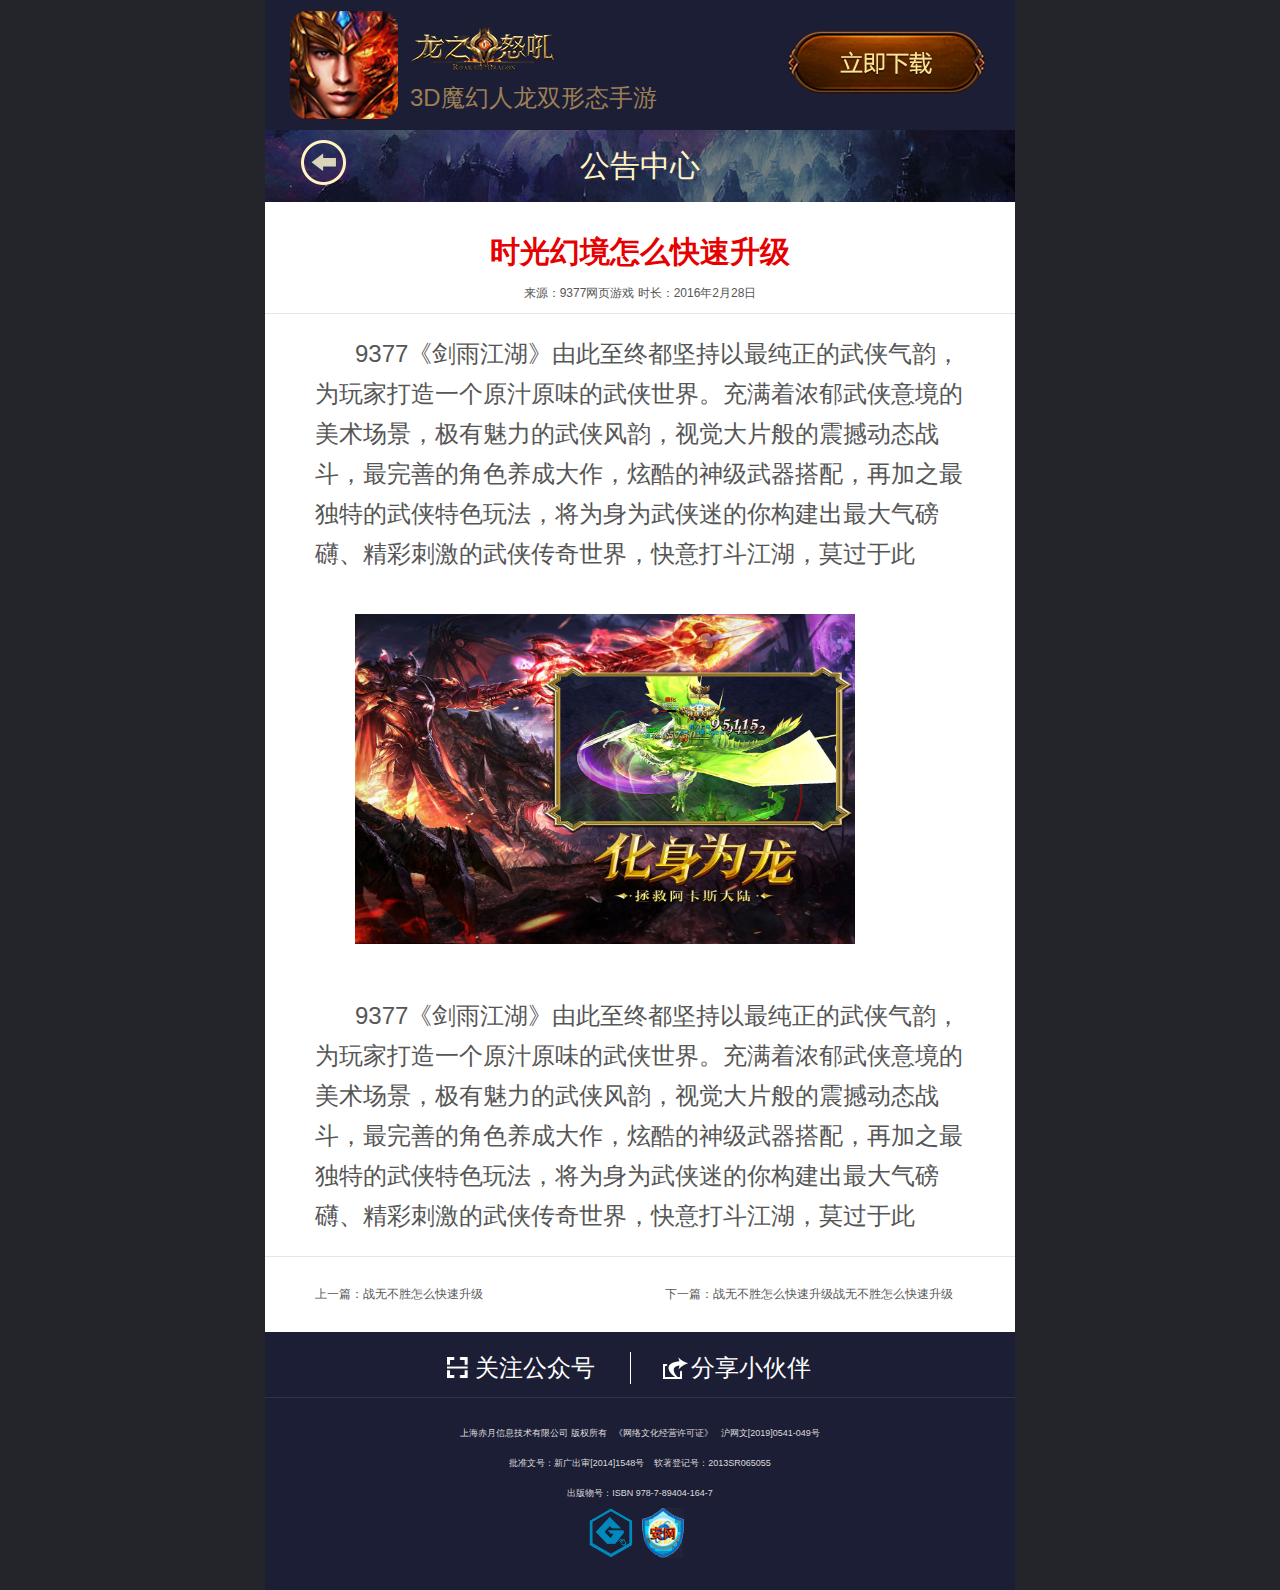
<file: m-details.html>
<!DOCTYPE html>
<html lang="en">
  <head>
      <meta charset="utf-8">
    <meta name="viewport" content="width=device-width, maximum-scale=1.0, minimum-scale=1.0, initial-scale=1.0, user-scalable=no, viewport-fit=cover">    <title>龙之怒吼官网</title>
    <link rel="stylesheet" href="css/m_resetCss.css">
    <link rel="stylesheet" href="css/swiper.min.css">
    <link rel="stylesheet" href="css/m_common.css">
    <link rel="stylesheet" href="css/m_list.css">
  </head>
  <body>
    <div class="container">
        <div class="top">
          <a href="#" class="db_a1">logo</a>
          <p class="db_p1"><img src="images/m_index/logo.png" width="100%"></p>
          <p class="db_p2">3D魔幻人龙双形态手游</p>
          <a href="#" class="db_a2">立即下载</a>
        </div>
        <div class="nav">
            <p class="sub">公告中心</p>
            <a href="javascript:go(-1);" class="back"></a>
          </div>  
          <div class="details">
              <h3>时光幻境怎么快速升级</h3>
              <div class="sub">
                 <p><span class="resource">来源：9377网页游戏 </span>
                  <span class="times">时长：2016年2月28日</span>
                </p> 
              </div>
              <div class="text_wrap">
                  <p>      9377《剑雨江湖》由此至终都坚持以最纯正的武侠气韵，为玩家打造一个原汁原味的武侠世界。充满着浓郁武侠意境的美术场景，极有魅力的武侠风韵，视觉大片般的震撼动态战斗，最完善的角色养成大作，炫酷的神级武器搭配，再加之最独特的武侠特色玩法，将为身为武侠迷的你构建出最大气磅礴、精彩刺激的武侠传奇世界，快意打斗江湖，莫过于此</p>
                  <p><img src="images/index/1.jpg"></p>
                  <p>      9377《剑雨江湖》由此至终都坚持以最纯正的武侠气韵，为玩家打造一个原汁原味的武侠世界。充满着浓郁武侠意境的美术场景，极有魅力的武侠风韵，视觉大片般的震撼动态战斗，最完善的角色养成大作，炫酷的神级武器搭配，再加之最独特的武侠特色玩法，将为身为武侠迷的你构建出最大气磅礴、精彩刺激的武侠传奇世界，快意打斗江湖，莫过于此</p>
              </div>
              
            </div>
            <div class="article">
              <a href="#" class="prev">上一篇：战无不胜怎么快速升级</a>
              <a  href="#" class="next">下一篇：战无不胜怎么快速升级战无不胜怎么快速升级</a>
            </div>
        <div class="bottom">
          <div class="wrap">
            <p class="attention">关注公众号</p>
            <p class="share">分享小伙伴</p>
          </div>
        </div>
        <div class="gy-footer">
            <div class="gy-main">
              <p> 上海赤月信息技术有限公司 版权所有 &nbsp;&nbsp;《网络文化经营许可证》&nbsp;&nbsp; 沪网文[2019]0541-049号
                </p>
              <p>批准文号：新广出审[2014]1548号  &nbsp;&nbsp; 软著登记号：2013SR065055</p>
              <p>
                  出版物号：ISBN 978-7-89404-164-7
              </p>
               <p>
                <a href="javascript:;" target="_blank" rel="nofollow" class="legal-1"></a>
                <a href="http://218.242.124.22:8081/businessCheck/verifKey.do?showType=extShow&amp;serial=9031000020160420013840000000651171-SAIC_SHOW_310000-20160920143306186298&amp;signData=MEYCIQDLpClK/LflarUvzUIt2IG5W8nm2vUaJjvX3q3hunxTOQIhAO8LV40880QykkHaO9eqF7D4El/ITq8d+R4iMVuxvxcK"
                  target="_blank" rel="nofollow" class="legal-2"></a>
                <a href="http://sq.ccm.gov.cn:80/ccnt/sczr/service/business/emark/toDetail/35EE6340B9F17151E0530140A8C0E25A"
                  target="_blank" rel="nofollow" class="legal-5"></a>
              </p>
    
            </div>
          </div>
    </div>
  </body>
  <script src="js/jquery.js"></script>
  <script src="js/m_common.js"></script>
</html>
</file>
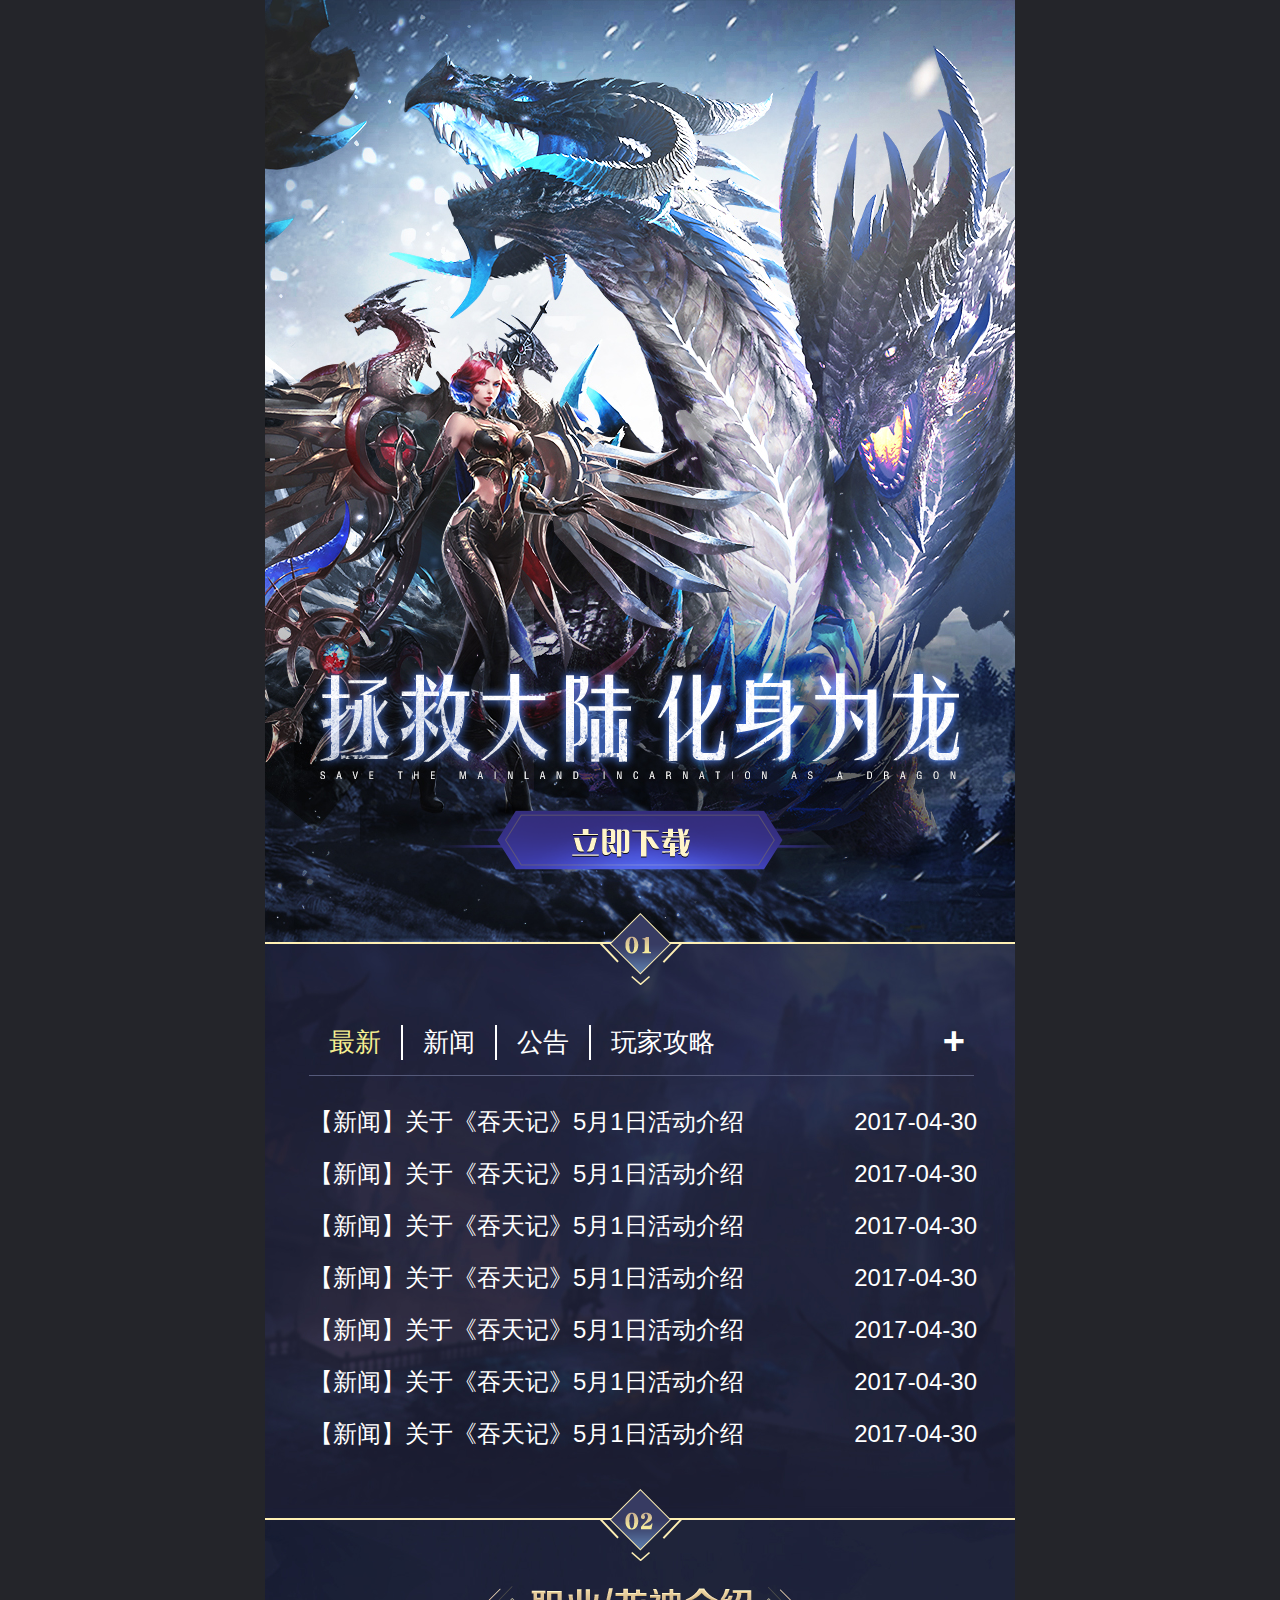
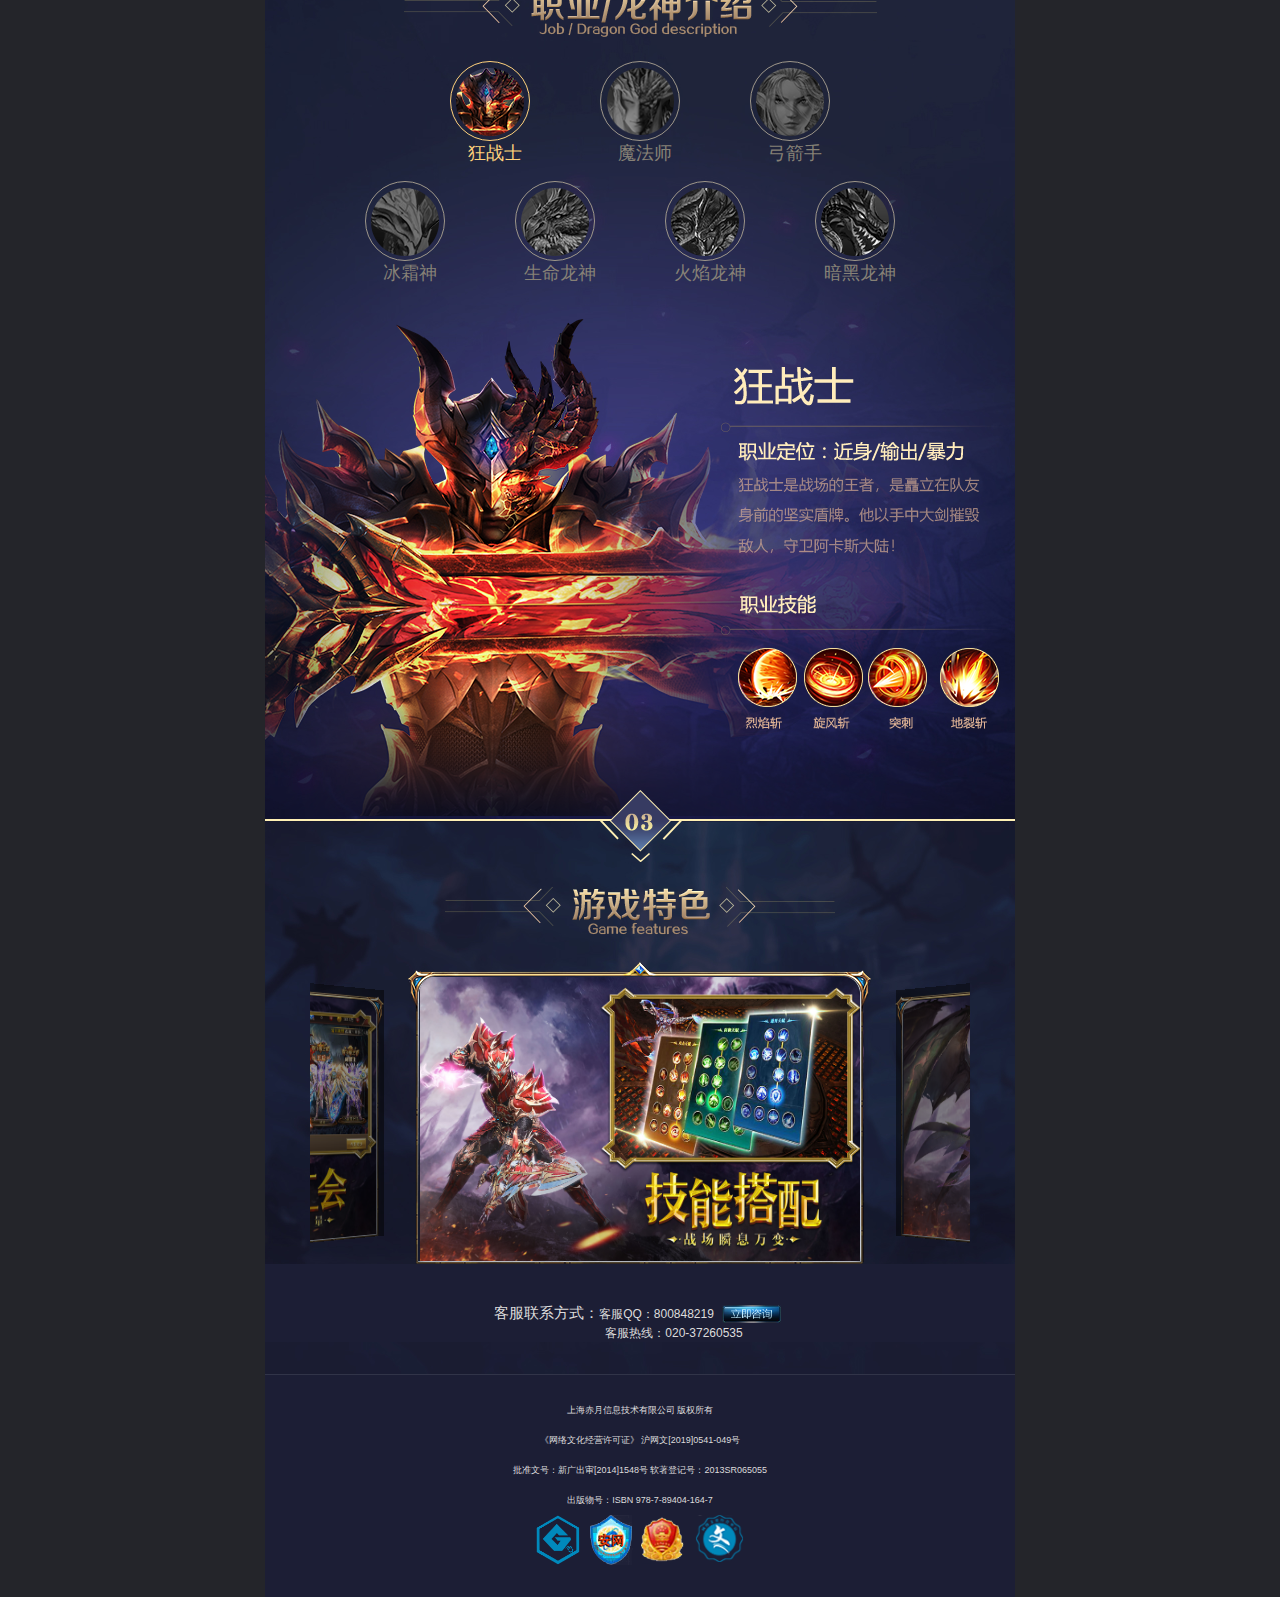
<file: m-index.html>
<!DOCTYPE html>
<html lang="en">
  <head>
      <meta charset="utf-8">
      <meta name="viewport" content="width=device-width, maximum-scale=1.0, minimum-scale=1.0, initial-scale=1.0, user-scalable=no, viewport-fit=cover">    <title>龙之怒吼官网</title>
    <link rel="stylesheet" href="css/m_resetCss.css">
    <link rel="stylesheet" href="css/swiper.min.css">
    <link rel="stylesheet" href="css/m_common.css">
    <link rel="stylesheet" href="css/m_index.css">
  </head>
  <body>
    <div class="container">
       
        <div class="page1">
          <div class="button"></div>
        </div>
        <div class="page2">
          <div class="num"></div>
            <div class="tab_wrap">
                <a href="#" class="more">+</a>
                <ul class="tab clearfix">
                    <li class="tab-item active"><span>最新</span></li>
                    <li class="tab-item">新闻</li>
                    <li class="tab-item">公告</li>
                    <li class="tab-item">玩家攻略</li>
                </ul>
                <div class="tab_list">
                    <div class="main selected">
                      <ul>
                        <li><a href="#"><span class="news_list">【新闻】关于《吞天记》5月1日活动介绍</span><span class="times">2017-04-30</span></a></li>
                        <li><a href="#"><span class="news_list">【新闻】关于《吞天记》5月1日活动介绍</span><span class="times">2017-04-30</span></a></li>
                        <li><a href="#"><span class="news_list">【新闻】关于《吞天记》5月1日活动介绍</span><span class="times">2017-04-30</span></a></li>
                        <li><a href="#"><span class="news_list">【新闻】关于《吞天记》5月1日活动介绍</span><span class="times">2017-04-30</span></a></li>
                        <li><a href="#"><span class="news_list">【新闻】关于《吞天记》5月1日活动介绍</span><span class="times">2017-04-30</span></a></li>
                        <li><a href="#"><span class="news_list">【新闻】关于《吞天记》5月1日活动介绍</span><span class="times">2017-04-30</span></a></li>
                        <li><a href="#"><span class="news_list">【新闻】关于《吞天记》5月1日活动介绍</span><span class="times">2017-04-30</></a></li>
                        <li><a href="#"><span class="news_list">【新闻】关于《吞天记》5月1日活动介绍</span><span class="times">2017-04-30</span></a></li>
                        <li><a href="#"><span class="news_list">【新闻】关于《吞天记》5月1日活动介绍</span><span class="times">2017-04-30</></a></li>
                        <li><a href="#"><span class="news_list">【新闻】关于《吞天记》5月1日活动介绍</span><span class="times">2017-04-30</span></a></li>
                        <li><a href="#"><span class="news_list">【新闻】关于《吞天记》5月1日活动介绍</span><span class="times">2017-04-30</span></a></li>
                        <li><a href="#"><span class="news_list">【新闻】关于《吞天记》5月1日活动介绍</span><span class="times">2017-04-30</></a></li>
                        <li><a href="#"><span class="news_list">【新闻】关于《吞天记》5月1日活动介绍</span><span class="times">2017-04-30</span></a></li>
                        <li><a href="#"><span class="news_list">【新闻】关于《吞天记》5月1日活动介绍</span><span class="times">2017-04-30</></a></li>
                      </ul>
                     
                    </div>
                    <div class="main">
                        <ul>
                            <li><a href="#"><span class="news_list">gg动介绍</span><span class="times">2017-04-30</span></a></li>
                            <li><a href="#"><span class="news_list">【fsf活动介绍</span><span class="times">2017-04-30</span></a></li>
                            <li><a href="#"><span class="news_list">【sfsf介绍</span><span class="times">2017-04-30</span></a></li>
                            <li><a href="#"><span class="news_list">sf动介绍</span><span class="times">2017-04-30</span></a></li>
                            <li><a href="#"><span class="news_list">【新闻】关于《吞天记》5月1日活动介绍</span><span class="times">2017-04-30</span></a></li>
                            <li><a href="#"><span class="news_list">【新闻】关于《吞天记》5月1日活动介绍</span><span class="times">2017-04-30</span></a></li>
                            <li><a href="#"><span class="news_list">【新闻】关于《吞天记》5月1日活动介绍</span><span class="times">2017-04-30</span></a></li>
                            <li><a href="#"><span class="news_list">【新闻】关于《吞天记》5月1日活动介绍</span><span class="times">2017-04-30</></a></li>
                            <li><a href="#"><span class="news_list">【新闻】关于《吞天记》5月1日活动介绍</span><span class="times">2017-04-30</span></a></li>
                            <li><a href="#"><span class="news_list">【新闻】关于《吞天记》5月1日活动介绍</span><span class="times">2017-04-30</></a></li>
                            </ul>
                          
                    </div>
                    <div class="main">
                        <ul>
                            <li><a href="#"><span class="news_list">【sssssssssssss日活动介绍</span><span class="times">2017-04-30</span></a></li>
                            <li><a href="#"><span class="news_list">【新闻】关于《吞天记》5月1日活动介绍</span><span class="times">2017-04-30</span></a></li>
                            <li><a href="#"><span class="news_list">【新闻】关于《吞天记》5月1日活动介绍</span><span class="times">2017-04-30</span></a></li>
                            <li><a href="#"><span class="news_list">【新s动介绍</span><span class="times">2017-04-30</span></a></li>
                            <li><a href="#"><span class="news_list">【新闻】关于《吞天记》5月1日活动介绍</span><span class="times">2017-04-30</span></a></li>
                            </ul>
                           
                    </div>
                    <div class="main">
                        <ul>
                            <li><a href="#"><span class="news_list">【新闻】关于《吞天记》5月1日活动介绍</span><span class="times">2017-04-30</span></a></li>
                            <li><a href="#"><span class="news_list">【新闻】关于《吞天记》5月1日活动介绍</span><span class="times">2017-04-30</></a></li>
                            </ul>
                            
                    </div>
                </div>
              </div>
        </div>
        <div class="page3">
          <div class="num"></div>
          <div class="title"><div class="img"></div></div>
          <div class="tab_wrap">
              <ul class="tab clearfix">
                  <li class="tab-item1"><div class="active"><i></i><p>狂战士</p></div></li>
                  <li class="tab-item2"><div><i></i><p>魔法师</p></div></li>
                  <li class="tab-item3"><div><i></i><p>弓箭手</p></div></li>
                  <li class="tab-item4"><div><i></i><p>冰霜神</p></div></li>
                  <li class="tab-item5"><div><i></i><p>生命龙神</p></div></li>
                  <li class="tab-item6"><div><i></i><p>火焰龙神</p></div></li>
                  <li class="tab-item7"><div><i></i><p>暗黑龙神</p></div></li>
              </ul>
              <div class="tab_list">
                  <div class="main selected">
                    <img src=" images/m_index/list1.png" width="100%"> 
                  </div>
                  <div class="main">
                      <img src=" images/m_index/list2.png" width="100%"> 
                  </div>
                  <div class="main">
                      <img src=" images/m_index/list3.png" width="100%">   
                  </div>
                  <div class="main">
                      <img src=" images/m_index/list4.png" width="100%"> 
                  </div>
                  <div class="main selected">
                      <img src=" images/m_index/list5.png" width="100%"> 
                    </div>
                    <div class="main">
                        <img src=" images/m_index/list6.png" width="100%"> 
                    </div>
                    <div class="main">
                        <img src=" images/m_index/list7.png" width="100%">   
                    </div>
              </div>
            </div>
        </div>
        <div class="page4">
          <div class="num"></div>
          <div class="title"></div>
          <div class="swiper">
              <div class="swiper-container">
                  <div class="swiper-wrapper">
                      <div class="swiper-slide"><i></i><img src="images/m_index/1.jpg" ></div>
                      <div class="swiper-slide"><i></i><img src="images/m_index/2.jpg" ></div>
                      <div class="swiper-slide"><i></i><img src="images/m_index/3.jpg" ></div>
                      <div class="swiper-slide"><i></i><img src="images/m_index/4.jpg" ></div>
                      <div class="swiper-slide"><i></i><img src="images/m_index/5.jpg" ></div>
                  </div>
              </div>
          </div>
          <div class="contact">
              <p>客服联系方式：<span>客服QQ：800848219</span><a href=""></a></p>
              <p><span class="pl">客服热线：020-37260535</span></p>
            </div>
        </div>
       
       <div class="gy-footer">
        <div class="gy-main">
          <p> 上海赤月信息技术有限公司 版权所有</p>
          <p>《网络文化经营许可证》      沪网文[2019]0541-049号</p>
          <p>批准文号：新广出审[2014]1548号    软著登记号：2013SR065055</p>
          <p>出版物号：ISBN 978-7-89404-164-7</p>
           <p>
            <a href="http://www.beian.gov.cn/portal/registerSystemInfo?recordcode=31011402005220" target="_blank" rel="nofollow" class="legal-1"></a>
            <a href="http://www.beian.gov.cn/portal/registerSystemInfo?recordcode=31011402005220" target="_blank" rel="nofollow" class="legal-2"></a>
            <a href="http://218.242.124.22:8081/businessCheck/verifKey.do?showType=extShow&serial=9031000020181120144950000003397821-SAIC_SHOW_310000-20160920143306186337&signData=MEUCIC8AoASuJgek5FWaL19qZw9HvsjojNS1EDmwBHUbmI8rAiEA16fPD8PPLb8EzXwKL6lTvnVT2A9unCPO1e7MGiakVvI="
              target="_blank" rel="nofollow" class="legal-3"></a>
            <a href="http://sq.ccm.gov.cn:80/ccnt/sczr/service/business/emark/toDetail/35EE6340B9F17151E0530140A8C0E25A"
              target="_blank" rel="nofollow" class="legal-4"></a>
          </p>

        </div>
      </div>
<!-- 遮罩 -->
<div class="login-layer">	</div>
<!-- 登录 -->
<div id="login" class="mod-login">
  <ul class="login">
    <li><a href="#" class="close"></a>绑定手机领取礼包</li>
  </ul>
  <div class="login-con">
    <div class="login-account">
      <form method="post" class="login-form" id="login_form">
        <p class="item">
          <input name="phoneNum" id="phoneNum" type="text" placeholder="请输入绑定的电话号码">
          <i for="phoneNum" class="icon-phone"></i>
        </p>
        <p class="item">
          <input name="code" id="code" type="text" placeholder="短信验证码">
          <a href="#" class="icon-code">获取验证码</a>
        </p> 
        <p class="tip_text">该号码用于领取</p>
       <p class="button"><input class="btn-tologin" type="button" value="立即绑定" onclick="login()"></p> 
      </form>
    </div>
  </div>
</div>

<!-- 礼包弹框 -->
<div class="gift_dialog" id="gift">
    <div class="gift">
      <div class="title">
        <h2></h2>
      </div>
    </div>
    <div class="close"></div>
  </div>
  
    </div>
  </body>
  <script src="js/jquery.js"></script>
  <script src="js/swiper.min.js"></script>
  <script src="js/m_common.js"></script>
  <script>
 var swiper= new Swiper(".swiper-container", {
  direction: "horizontal",
  // loop: false,
  effect: "coverflow",
  initialSlide :2,
  slidesPerView: 1,
  coverflow: {
      rotate: 0,
      stretch: 0,
      depth: 160,
      modifier: 2,
      slideShadows: false
  },
  autoplayDisableOnInteraction: !1,
  autoplay: 5e3,
  pagination: ".swiper-pagination",
  paginationType: "custom",
 
});
  </script>

</html>
</file>
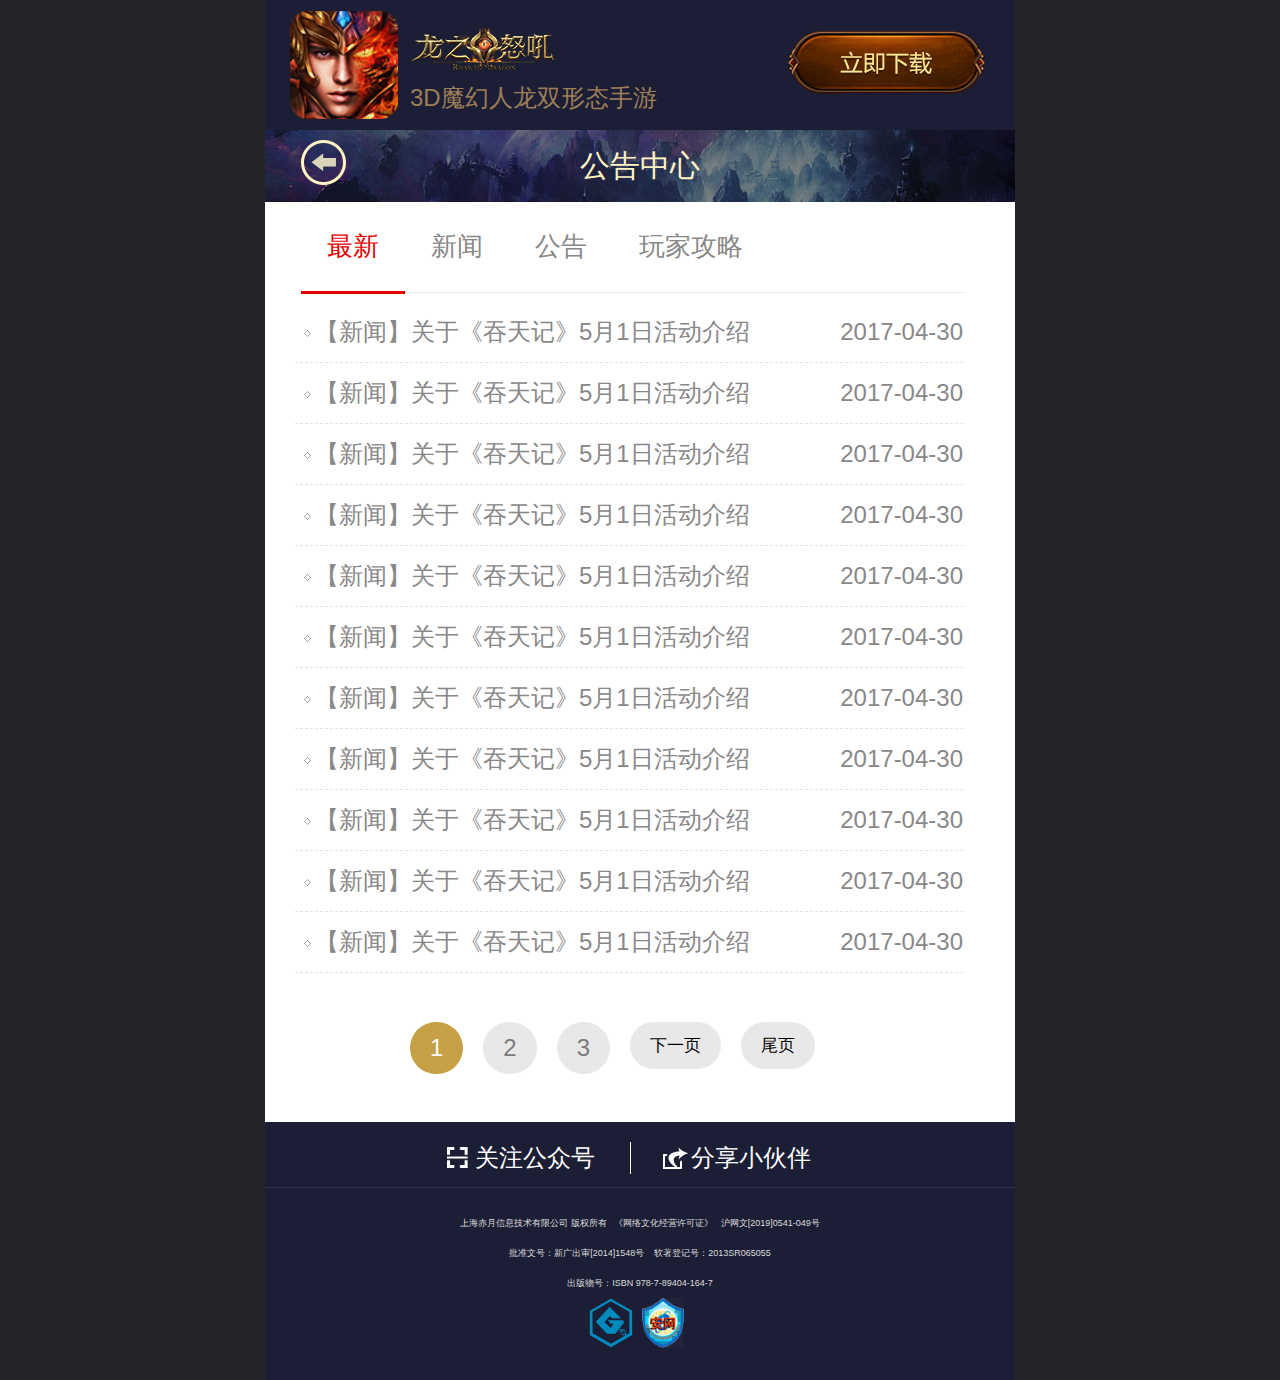
<file: m-list.html>
<!DOCTYPE html>
<html lang="en">
  <head>
      <meta charset="utf-8">
      <meta name="viewport" content="width=device-width, maximum-scale=1.0, minimum-scale=1.0, initial-scale=1.0, user-scalable=no, viewport-fit=cover">    <title>龙之怒吼官网</title>
    <link rel="stylesheet" href="css/m_resetCss.css">
    <link rel="stylesheet" href="css/swiper.min.css">
    <link rel="stylesheet" href="css/m_common.css">
    <link rel="stylesheet" href="css/m_list.css">
  </head>
  <body>
    <div class="container">
        <div class="top">
          <a href="#" class="db_a1">logo</a>
          <p class="db_p1"><img src="images/m_index/logo.png" width="100%"></p>
          <p class="db_p2">3D魔幻人龙双形态手游</p>
          <a href="#" class="db_a2">立即下载</a>
        </div>
        <div class="nav">
            <p class="sub">公告中心</p>
            <a href="javascript:go(-1);" class="back"></a>
          </div>  
        <div class="page2">
            <div class="tab_wrap">
                <ul class="tab clearfix">
                    <li class="tab-item active"><span>最新</span></li>
                    <li class="tab-item">新闻</li>
                    <li class="tab-item">公告</li>
                    <li class="tab-item">玩家攻略</li>
                </ul>
                <div class="tab_list">
                    <div class="main selected">
                      <ul>
                        <li><a href="#"><span class="news_list">【新闻】关于《吞天记》5月1日活动介绍</span><span class="times">2017-04-30</span></a></li>
                        <li><a href="#"><span class="news_list">【新闻】关于《吞天记》5月1日活动介绍</span><span class="times">2017-04-30</span></a></li>
                        <li><a href="#"><span class="news_list">【新闻】关于《吞天记》5月1日活动介绍</span><span class="times">2017-04-30</span></a></li>
                        <li><a href="#"><span class="news_list">【新闻】关于《吞天记》5月1日活动介绍</span><span class="times">2017-04-30</span></a></li>
                        <li><a href="#"><span class="news_list">【新闻】关于《吞天记》5月1日活动介绍</span><span class="times">2017-04-30</span></a></li>
                        <li><a href="#"><span class="news_list">【新闻】关于《吞天记》5月1日活动介绍</span><span class="times">2017-04-30</span></a></li>
                        <li><a href="#"><span class="news_list">【新闻】关于《吞天记》5月1日活动介绍</span><span class="times">2017-04-30</></a></li>
                        <li><a href="#"><span class="news_list">【新闻】关于《吞天记》5月1日活动介绍</span><span class="times">2017-04-30</span></a></li>
                        <li><a href="#"><span class="news_list">【新闻】关于《吞天记》5月1日活动介绍</span><span class="times">2017-04-30</></a></li>
                          <li><a href="#"><span class="news_list">【新闻】关于《吞天记》5月1日活动介绍</span><span class="times">2017-04-30</span></a></li>
                          <li><a href="#"><span class="news_list">【新闻】关于《吞天记》5月1日活动介绍</span><span class="times">2017-04-30</span></a></li>
                          <li><a href="#"><span class="news_list">【新闻】关于《吞天记》5月1日活动介绍</span><span class="times">2017-04-30</></a></li>
                          <li><a href="#"><span class="news_list">【新闻】关于《吞天记》5月1日活动介绍</span><span class="times">2017-04-30</span></a></li>
                          <li><a href="#"><span class="news_list">【新闻】关于《吞天记》5月1日活动介绍</span><span class="times">2017-04-30</></a></li>
                          <li><a href="#"><span class="news_list">【新闻】关于《吞天记》5月1日活动介绍</span><span class="times">2017-04-30</span></a></li>
                        <li><a href="#"><span class="news_list">【新闻】关于《吞天记》5月1日活动介绍</span><span class="times">2017-04-30</span></a></li>
                        <li><a href="#"><span class="news_list">【新闻】关于《吞天记》5月1日活动介绍</span><span class="times">2017-04-30</></a></li>
                        <li><a href="#"><span class="news_list">【新闻】关于《吞天记》5月1日活动介绍</span><span class="times">2017-04-30</span></a></li>
                        <li><a href="#"><span class="news_list">【新闻】关于《吞天记》5月1日活动介绍</span><span class="times">2017-04-30</></a></li>
                      </ul>
                     
                    </div>
                    <div class="main">
                        <ul>
                            <li><a href="#"><span class="news_list">gg动介绍</span><span class="times">2017-04-30</span></a></li>
                            <li><a href="#"><span class="news_list">【fsf活动介绍</span><span class="times">2017-04-30</span></a></li>
                            <li><a href="#"><span class="news_list">【sfsf介绍</span><span class="times">2017-04-30</span></a></li>
                            <li><a href="#"><span class="news_list">sf动介绍</span><span class="times">2017-04-30</span></a></li>
                            <li><a href="#"><span class="news_list">【新闻】关于《吞天记》5月1日活动介绍</span><span class="times">2017-04-30</span></a></li>
                            <li><a href="#"><span class="news_list">【新闻】关于《吞天记》5月1日活动介绍</span><span class="times">2017-04-30</span></a></li>
                            <li><a href="#"><span class="news_list">【新闻】关于《吞天记》5月1日活动介绍</span><span class="times">2017-04-30</span></a></li>
                            <li><a href="#"><span class="news_list">【新闻】关于《吞天记》5月1日活动介绍</span><span class="times">2017-04-30</></a></li>
                            <li><a href="#"><span class="news_list">【新闻】关于《吞天记》5月1日活动介绍</span><span class="times">2017-04-30</span></a></li>
                            <li><a href="#"><span class="news_list">【新闻】关于《吞天记》5月1日活动介绍</span><span class="times">2017-04-30</></a></li>
                            </ul>
                          
                    </div>
                    <div class="main">
                        <ul>
                            <li><a href="#"><span class="news_list">【sssssssssssss日活动介绍</span><span class="times">2017-04-30</span></a></li>
                            <li><a href="#"><span class="news_list">【新闻】关于《吞天记》5月1日活动介绍</span><span class="times">2017-04-30</span></a></li>
                            <li><a href="#"><span class="news_list">【新闻】关于《吞天记》5月1日活动介绍</span><span class="times">2017-04-30</span></a></li>
                            <li><a href="#"><span class="news_list">【新s动介绍</span><span class="times">2017-04-30</span></a></li>
                            <li><a href="#"><span class="news_list">【新闻】关于《吞天记》5月1日活动介绍</span><span class="times">2017-04-30</span></a></li>
                            </ul>
                           
                    </div>
                    <div class="main">
                        <ul>
                          <li><a href="#"><span class="news_list">【新闻】关于《吞天记》5月1日活动介绍</span><span class="times">2017-04-30</span></a></li>
                          <li><a href="#"><span class="news_list">【新闻】关于《吞天记》5月1日活动介绍</span><span class="times">2017-04-30</></a></li>
                        </ul>
                            
                    </div>
                </div>
              </div>
        </div>
        <div class="pagination">
          <ul>
            <li class="active"><a href="#">1</a></li>
            <li><a href="#">2</a></li>
            <li><a href="#">3</a></li>
            <div class="next">下一页</div>
            <div class="end">尾页</div>
          </ul>
        </div>
      
        <div class="bottom">
          <div class="wrap">
            <p class="attention">关注公众号</p>
            <p class="share">分享小伙伴</p>
          </div>
        </div>
        <div class="gy-footer">
            <div class="gy-main">
              <p> 上海赤月信息技术有限公司 版权所有 &nbsp;&nbsp;《网络文化经营许可证》&nbsp;&nbsp; 沪网文[2019]0541-049号
                </p>
              <p>批准文号：新广出审[2014]1548号  &nbsp;&nbsp; 软著登记号：2013SR065055</p>
              <p>
                  出版物号：ISBN 978-7-89404-164-7
              </p>
               <p>
                <a href="javascript:;" target="_blank" rel="nofollow" class="legal-1"></a>
                <a href="http://218.242.124.22:8081/businessCheck/verifKey.do?showType=extShow&amp;serial=9031000020160420013840000000651171-SAIC_SHOW_310000-20160920143306186298&amp;signData=MEYCIQDLpClK/LflarUvzUIt2IG5W8nm2vUaJjvX3q3hunxTOQIhAO8LV40880QykkHaO9eqF7D4El/ITq8d+R4iMVuxvxcK"
                  target="_blank" rel="nofollow" class="legal-2"></a>
                <a href="http://sq.ccm.gov.cn:80/ccnt/sczr/service/business/emark/toDetail/35EE6340B9F17151E0530140A8C0E25A"
                  target="_blank" rel="nofollow" class="legal-5"></a>
              </p>
    
            </div>
          </div>
    </div>
  </body>
  <script src="js/jquery.js"></script>
  <script src="js/m_common.js"></script>

</html>
</file>
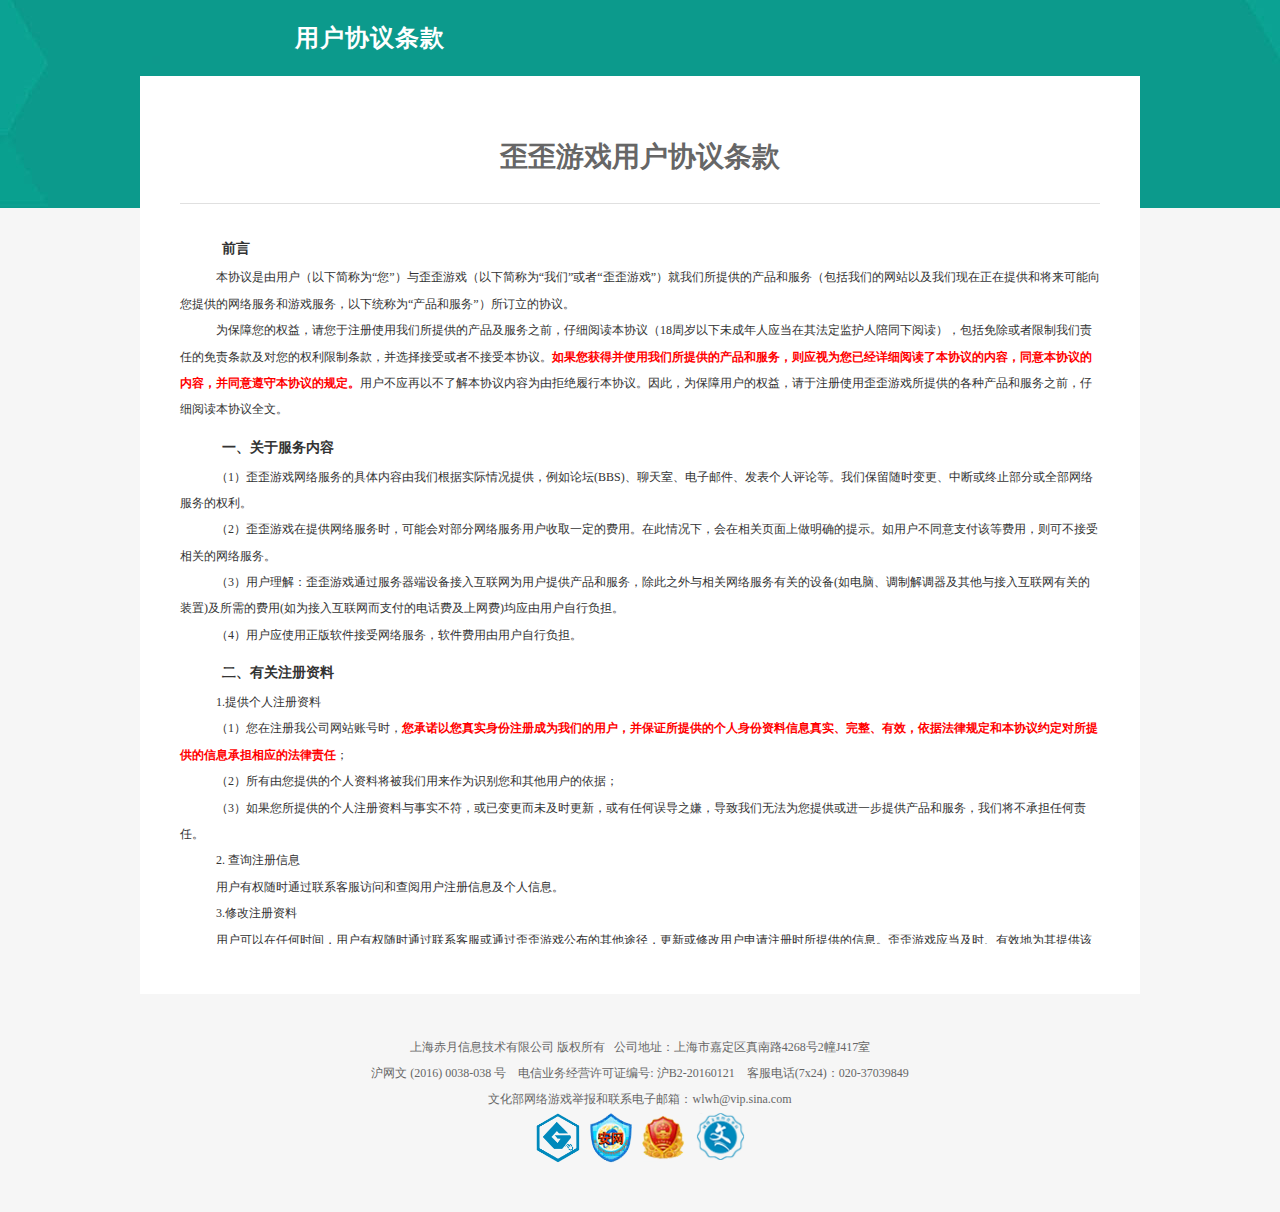
<file: yhxy.html>
<!DOCTYPE html PUBLIC "-//W3C//DTD XHTML 1.0 Transitional//EN" "http://www.w3.org/TR/xhtml1/DTD/xhtml1-transitional.dtd">
<html xmlns="http://www.w3.org/1999/xhtml">
<head>
<meta http-equiv="Content-Type" content="text/html; charset=utf-8" />
<title>歪歪游戏用户协议条款</title>
<link rel="stylesheet" href="css/common.css">
<style type="text/css">
    body {margin:0; font:12px/2.2 simsun; background:url(images/yhxy_bg.jpg) no-repeat top center #f6f6f6;}
    dl, dd, h1, h2, h3, h4, h5, h6, p, ul, ol { margin:0;}
    ul, ol { padding-left:0; list-style-type:none;}
    img { border:0;}
    input, select, img { vertical-align:middle;}
    a, input, button { padding:0; margin:0; outline:0}

    .wrapper{width:1000px; margin:0 auto; position:relative;}
    .logo{width:400px; height:76px;}
    .logo a{ display:block; height:76px; line-height: 76px; color: #fff; text-decoration: none; padding-left: 155px; letter-spacing: 1px; outline:none; font-family: 'microsoft yahei';}
    .main_note{ padding:50px 20px;background-color:#fff; color:#333;}
    .main {	width:920px; height:720px; overflow-y:auto; padding:0 20px;}
    .main p, .main h3 { text-indent:3em;}
    .main h4 ,.main h3{ font-size: 14px; margin-top: 10px;}
    .main ul { text-indent:5em;}
    .main_note h2{color:#666; font-size:28px; padding-bottom:15px; border-bottom:1px solid #e0e0e0; margin:0 20px 20px; text-align:center;}
    .footer{text-align:center; padding:40px 0; color:#666;}
    .footer a{color:#666; text-decoration:underline;}
	.red{color:#ff0000;}
	.sred{color:#ff0000; font-weight:bold;}

    @media only screen and (max-width: 1000px){
        .wrapper { width: auto; }
        .main { width: auto; height: auto; }
        .logo, .footer { display: none; }
        .main_note { padding: 20px 20px 0; }
    }
</style>
</head>
<body>
    <!-- 内容代码又一键排版生成 -->
    <!-- 文件链接：http://rj.baidu.com/soft/detail/16776.html?ald&qq-pf-to=pcqq.c2c -->
    <div class="wrapper">
    	<h1 class="logo"><a href="#" title="歪歪游戏">用户协议条款</a></h1>
        <div class="main_note">
            <h2>歪歪游戏用户协议条款</h2>
            <div class="main">
				<h3>前言</h3>
				<p>本协议是由用户（以下简称为“您”）与歪歪游戏（以下简称为“我们”或者“歪歪游戏”）就我们所提供的产品和服务（包括我们的网站以及我们现在正在提供和将来可能向您提供的网络服务和游戏服务，以下统称为“产品和服务”）所订立的协议。</p>
				<p>为保障您的权益，请您于注册使用我们所提供的产品及服务之前，仔细阅读本协议（18周岁以下未成年人应当在其法定监护人陪同下阅读），包括免除或者限制我们责任的免责条款及对您的权利限制条款，并选择接受或者不接受本协议。<strong class="red">如果您获得并使用我们所提供的产品和服务，则应视为您已经详细阅读了本协议的内容，同意本协议的内容，并同意遵守本协议的规定。</strong>用户不应再以不了解本协议内容为由拒绝履行本协议。因此，为保障用户的权益，请于注册使用歪歪游戏所提供的各种产品和服务之前，仔细阅读本协议全文。</p>
				<h3>一、关于服务内容</h3>
				<p>（1）歪歪游戏网络服务的具体内容由我们根据实际情况提供，例如论坛(BBS)、聊天室、电子邮件、发表个人评论等。我们保留随时变更、中断或终止部分或全部网络服务的权利。</p>
				<p>（2）歪歪游戏在提供网络服务时，可能会对部分网络服务用户收取一定的费用。在此情况下，会在相关页面上做明确的提示。如用户不同意支付该等费用，则可不接受相关的网络服务。</p>
				<p>（3）用户理解：歪歪游戏通过服务器端设备接入互联网为用户提供产品和服务，除此之外与相关网络服务有关的设备(如电脑、调制解调器及其他与接入互联网有关的装置)及所需的费用(如为接入互联网而支付的电话费及上网费)均应由用户自行负担。</p>
				<p>（4）用户应使用正版软件接受网络服务，软件费用由用户自行负担。</p>
				<h3>二、有关注册资料</h3>
				<p>1.提供个人注册资料</p>
				<p>（1）您在注册我公司网站账号时，<strong class="red">您承诺以您真实身份注册成为我们的用户，并保证所提供的个人身份资料信息真实、完整、有效，依据法律规定和本协议约定对所提供的信息承担相应的法律责任</strong>；</p>
				<p>（2）所有由您提供的个人资料将被我们用来作为识别您和其他用户的依据；</p>
				<p>（3）如果您所提供的个人注册资料与事实不符，或已变更而未及时更新，或有任何误导之嫌，导致我们无法为您提供或进一步提供产品和服务，我们将不承担任何责任。</p>
				<p>2. 查询注册信息</p>
				<p>用户有权随时通过联系客服访问和查阅用户注册信息及个人信息。</p>
				<p>3.修改注册资料</p>
				<p>用户可以在任何时间，用户有权随时通过联系客服或通过歪歪游戏公布的其他途径，更新或修改用户申请注册时所提供的信息。歪歪游戏应当及时、有效地为其提供该项服务。但是，用户在注册歪歪游戏帐号时（或注册后补充信息时）填写的真实姓名、证件号码，以及歪歪游戏帐号名称本身，在帐号注册成功后（或补充信息后）如无特殊原因将无法进行修改，请用户慎重填写各类注册信息。</p>
				<p>用户同意，与其歪歪游戏帐号相关的一切资料、数据和记录（包括但不限于登录记录、登录后行为记录、点卡信息等）均以歪歪游戏系统记录的数据为准。用户有权随时通过联系客服访问和查阅用户注册信息及个人信息。</p>
				<h3>三、关于账号和密码</h3>
				<p>1. 此处指的是您注册成功的账号及密码。请了解账号在注册之后不可变更，而密码可以通过我们提供的服务进行修改。</p>
				<p>2. 用户对于帐号及密码的保管以及使用该帐号和密码所进行的一切行为负有完全的责任。禁止将帐号或密码销售、转让或出借、共享给他人使用。<strong class="red">因为用户的保管疏忽或任何第三方行为，导致用户的帐号或密码遭他人非法使用，以及因此而产生的任何后果，我们均不承担任何责任。</strong></p>
				<p>3. 我们有权审查您注册所提供的身份信息是否真实、有效，并积极地采取技术与管理等合理措施保障您帐号的安全、有效；您有义务妥善保管您的帐号及密码，并正确、安全地使用您的帐号及密码。任何一方未尽上述义务致帐号密码遗失、帐号被盗等情形而给您和他人的民事权利造成损害的，应当承担由此产生的法律责任。</p>
				<p>4. 您对于您的账号及密码的保管以及登录后使用该账号和密码所产生的行为依法享有权利和承担责任。</p>
				<p>5. 因为您的保管疏忽或其他任何个人行为导致您的账号或密码遭他人非法使用及因此所衍生的任何后果，我们不承担任何责任。</p>
				<p>6. 您发现您的帐号或密码被他人非法使用或有使用异常的情况的，应及时根据我们公布的处理方式通知我们，并有权通知我们采取措施暂停该帐号的登录和使用。</p>
				<p>7. 我们根据您的通知采取措施暂停您帐号的登录和使用的，您应当提供与注册身份信息相一致的个人有效身份信息。</p>
				<p>8. 我们核实您所提供的个人有效身份信息与所注册的身份信息相一致的，会及时采取措施暂停您的帐号的登录和使用。</p>
				<p>9. 若我们未及时采取措施暂停您帐号的登录和使用,因此而给您造成损失的，应当承担相应的法律责任。</p>
				<p>10. 您若没有提供个人有效身份证件或提供的个人有效身份证件与所注册的身份信息不一致的，我们有权拒绝您的上述请求。</p>
				<p>11. 您为了维护您合法权益，向我们提供与所注册的身份信息相一致的个人有效身份信息时，我们会为您提供您个人的帐号注册人证明、原始注册信息等必要的协助和支持，并根据需要向有关行政机关和司法机关提供相关证据信息资料。</p>
				<p>12. 您发现您的帐号或游戏某项功能被我们限制使用的情况，而要求我们开通时。您应当提供与注册身份信息相一致的个人有效身份信息。我们核实您所提供的个人有效身份信息与所注册的身份信息相一致的，会开始实施核实工作，当我们核实后确实存在误操作时，我们会立即开通您的帐号或功能限制。您若没有提供个人有效身份证件或提供的个人有效身份证件与所注册的身份信息不一致的，我们有权拒绝您的上述请求。</p>
				<p>13. 注销账户，如果您主动注销账户，我们将不会继续保留您的注册信息。因此，一旦删除帐号，不论出于什么原因，我们将无法也无义务为您恢复该帐号的注册信息。在您主动注销账户之后，我们将停止为您提供产品或服务，根据适用法律的要求删除您的个人信息，但我们会保留您相关的交易记录和帐务记录，保留期自交易行为发生之日起不少于180天。</p>
				<h3>四、您的基本权利</h3>
				<p>1.您可以根据本协议以及我们不时更新和公布的其他规则使用我们提供的产品和服务。</p>
				<p>2.您有权在使用我们提供的产品和服务期间监督我们及我们的工作人员是否按照我们所公布的标准向您提供产品和服务，也可以随时向我们提出与我们的产品和服务有关的意见和建议。</p>
				<p>3.如果您不同意本协议条款，或对我们后来更新的条款有异议，或对我们所提供的产品和服务不满意，您可以选择停止使用我们的产品和服务。<strong class="red">如果您选择停止使用我们的产品和服务，则我们即不再对您承担任何义务和责任。</strong></p>
				<h3>五、您的义务</h3>
				<p>1. 用户同意按照包括本协议在内的、歪歪游戏不时发布或变更的各类规则规范自己的行为，从而接受并使用歪歪游戏的产品和服务。用户对登录后其所持帐号产生的行为依法享有权利和承担责任。<strong class="red">用户进一步同意，在违反这些规则时，按照本协议第五条第14款、第15款、第十四条及其他相关条款的规定承担违规后果和违约责任。</strong></p>
				<p>2. 用户在使用歪歪游戏帐号期间，须遵守与互联网信息发布相关的法律、法规及通常适用的互联网一般道德和礼仪的规范，用户将自行承担用户所发布的信息内容的责任。用户发布的各类信息，不得包含以下内容：</p>
				<p>（1）违背宪法所确定的基本原则的；</p>
				<p>（2）危害国家安全，泄露国家秘密，颠覆国家政权，破坏国家统一的；</p>
				<p>（3）损害国家荣誉和利益的；</p>
				<p>（4）煽动民族仇恨、民族歧视，破坏民族团结的；</p>
				<p>（5）破坏国家宗教政策，宣扬邪教和封建迷信的；</p>
				<p>（6）散布谣言，扰乱社会秩序，破坏社会稳定的；</p>
				<p>（7）传播淫秽、色情、赌博、暴力、凶杀、恐怖信息或者教唆犯罪的；</p>
				<p>（8）侮辱、诽谤或恶意用言语攻击他人，侵害他人合法权益的；</p>
				<p>（9）侵犯任何第三者的知识产权，版权或公众/私人权利的；</p>
				<p>（10）违反人文道德、风俗习惯的；</p>
				<p>（11）破坏游戏正常秩序的；</p>
				<p>（12）含有法律、行政法规禁止的其他内容的。</p>
				<p>3. 用户的歪歪游戏帐号名称及游戏中的人物、帮派等名称应当遵守合法、健康的原则，不允许使用包括但不限于涉及种族、宗教、政治、国家领导人、淫秽、低俗、诽谤、恐吓、欺诈性的、攻击性的、污辱性的、可能引起误会的、违禁药品等内容的名称。</p>
				<p>4. 用户应当对自己在游戏中的言行负责，尤其不得：</p>
				<p>（1）通过任何方式、行为散布或传播低俗、不雅信息；</p>
				<p>（2）通过任何方式、行为冒充平台或游戏系统向其他用户散布或传播虚假信息；</p>
				<p>（3）通过任何方式或途径引起纷争；</p>
				<p>（4）通过任何方式、行为散布或传播、使用私服、木马、外挂、病毒及此类信息；</p>
				<p>（5）通过任何方式、行为散布或传播代练的信息；</p>
				<p>（6）通过任何方式、行为传播或进行除歪歪游戏提供的交易途径之外的游戏帐号、虚拟货币、虚拟道具的线下交易；</p>
				<p>（7）大量传播相同的、类似的短语或无意义的文字，或者任何与歪歪游戏平台及其游戏无关的信息；</p>
				<p>（8）宣扬、鼓动任何游戏虚拟世界之外的暴力行为；</p>
				<p>（9）泄露其它用户、非用户或歪歪游戏平台员工的任何游戏世界和现实世界信息；</p>
				<p>（10）宣传或发布违法信息、违反社会公德的信息，或不利于精神文明建设的信息，包括但不限于色情、赌博、邪教、恐怖主义等内容；</p>
				<p>（11）通过公开喊话、各个聊天频道、私聊或者其他社交软件（包括但不限于QQ、YY、微信）等任何方式、行为，拉人或者意图拉人到其他游戏平台或者玩其他游戏；</p>
				<p>（12）其他不符合法律法规、社会公德或游戏规则的言论或行为。</p>
				<p>5. 用户不得干扰、阻碍歪歪游戏正常地提供产品和服务，尤其不得：</p>
				<p>（1）攻击、侵入歪歪游戏的网站服务器或使网站服务器过载；</p>
				<p>（2）破解、修改歪歪游戏提供的客户端程序；</p>
				<p>（3）攻击、侵入歪歪游戏的游戏服务器或游戏服务器端程序或使游戏服务器过载；</p>
				<p>（4）不合理地干扰或阻碍他人使用歪歪游戏所提供的产品和服务；</p>
				<p>（5）利用程序的漏洞和错误（Bug）破坏游戏的正常进行或传播该漏洞或错误（Bug）；</p>
				<p>（6）直接或间接利用游戏Bug（包括游戏系统、程序、设定等方面存在的漏洞或不合理的现象）、程序漏洞获利或扰乱游戏秩序，或者利用Bug、漏洞达到个人目的；</p>
				<p>（7）制作、使用、发布、传播任何形式的妨碍游戏公平性的辅助工具或程序（指用于在游戏中获取优势，但不属于歪歪游戏平台或各游戏软件的一部分的任何文件或程序），包括作弊性质的外挂以及相关辅助性质的外挂等（包括但不限于自动打怪、自动练级、自动吃药、自动完成任务、加速性质或超出游戏设定范围等操作）；</p>
				<p>（8）不得修改客户端程序，使之改变或者新增或者减少歪歪游戏平台所预先设定的功能，或者导致客户端向服务器发送的数据出现异常的一切行为。</p>
				<p>6. 用户不得扰乱游戏秩序，尤其不得：</p>
				<p>（1）长时间停留在特殊地点或敏感地区（包括但不限于活动报名人、“移民使者”、传送人、传送点等处），干扰其他用户游戏；</p>
				<p>（2）进行敲诈、勒索等行为；</p>
				<p>（3）扬言进行或煽动其他用户或非用户参与非正常游戏内容的行为（包括但不限于游行、聚众闹事等）；</p>
				<p>（4）以相似昵称的人物冒充他人好友、冒充NPC或官方角色等方式在游戏内外进行欺诈。</p>
				<p>7. 用户可以与游戏管理员（以下称为“GM”）进行交流，但在与GM交流时，不得做出以下行为：</p>
				<p>（1）冒充系统或GM；</p>
				<p>（2）欺骗或试图欺骗GM，包括但不限于误导GM、拒绝提供信息、提供虚假信息以及任何试图“诈骗”GM的行为；</p>
				<p>（3）违反或忽视GM做出的提示。在游戏中，为了确保大多数用户的共同利益，维护正常的游戏秩序，GM可能会提示用户执行某些操作或停止执行某些操作，用户不得忽视或阻挠该项工作的进行；</p>
				<p>（4）干扰GM工作。干扰GM工作包括但不限于：向GM索取任何游戏虚拟物品（包括但不限于虚拟货币、游戏道具等），频繁呼叫GM或发送无实质性内容的请求，反复向GM发送已解答或解决问题的帮助请求；</p>
				<p>（5）辱骂、威胁或恶意攻击GM。</p>
				<p>8. 用户必须保管好自己的帐号和密码，由于用户的原因导致帐号和密码泄密而造成的后果均将由用户自行承担。</p>
				<p>9. 用户仅能以个人身份使用歪歪游戏所提供的产品和服务，用户不能利用歪歪游戏所提供的产品和服务从事商业目的的活动，也不能利用歪歪游戏的产品和服务进行销售或其他商业目的的活动。</p>
				<p>10. 除非获得歪歪游戏的书面许可，否则，用户不得利用歪歪游戏的任何产品和服务及其任何内容牟取商业利益，包括但不限于充当游戏道具交易中介收取中介费，以营利为目的销售游戏道具等。</p>
				<p>11. 用户不得利用歪歪游戏提供的产品和服务从事以下活动：</p>
				<p>（1）未经允许，进入计算机信息网络或者使用计算机信息网络资源的；</p>
				<p>（2）未经允许，对计算机信息网络功能进行删除、修改或者增加的；</p>
				<p>（3）未经允许，对进入计算机信息网络中存储、处理或者传输的数据和应用程序进行删除、修改或者增加的；</p>
				<p>（4）故意制作、传播计算机病毒等破坏性程序的；</p>
				<p>（5）其他危害计算机信息网络安全的行为。</p>
				<p>12. 用户同意以游戏程序中的监测数据作为判断用户是否有通过使用外挂程序等方法进行的游戏作弊行为的依据。</p>
				<p>13. 如果歪歪游戏发现用户行为或者数据异常，可以观察及记录该用户行为，并以观察和记录的结果作为判断用户是否实施了违反本协议用户行为守则的依据。</p>
				<p class="sred">歪歪游戏积极保护用户的帐号、虚拟物品及虚拟货币的安全，为此，歪歪游戏对盗号及盗号相关行为展开严厉的打击。歪歪游戏发现或者怀疑存在包括但不限于以下的盗号及盗号相关行为时，有权视情况按照本协议第五条第14款、第15款、第十四条及其他相关条款的规定处理，同时，歪歪游戏保留进一步追诉的权利：（1）盗取帐号；（2）盗取虚拟物品；（3）盗取虚拟货币；（4）盗取帐号或/及密码；（5）异常IP下的物品转移；（6）其他盗号及盗号相关行为。</p>
				<p class="sred">为了维护游戏的公平与秩序，即使用户没有主动的参与盗号，但是用户的物品来源于盗号或者盗号相关行为的，歪歪游戏也有权自行判断回收、冻结涉及盗号的物品及帐号。用户应该配合歪歪游戏对盗号及盗号相关行为的调查。用户应该自觉维护游戏的秩序，歪歪游戏发现或者怀疑存在虚假的盗号投诉时，有权视情况按照本协议第五条第14款、第15款、第十四条及其他相关条款的规定处理。</p>
				<p class="sred">14. 若用户实施违反本条所述用户行为守则的行为，歪歪游戏有权视行为严重程度，向该用户施加以下一项或若干项违规后果，该用户应承担该等不利后果：</p>
				<p class="sred">（1）警告：警告是针对轻微违反游戏政策而做出的教育导向，它是用于正常管理游戏运行的一种方式。</p>
				<p class="sred">（2）禁言：关闭违规用户的部分或全部聊天频道，强制暂停违规用户角色的线上对话功能，使该角色无法与其他用户对话，直到此次处罚到期或是取消。</p>
				<p class="sred">（3）强制离线：强制让违规用户离开当前游戏，结束该用户当前游戏程序的执行。</p>
				<p class="sred">（4）封停帐号：暂停或永久终止违规用户使用歪歪游戏帐号登录某款游戏的权利。</p>
				<p class="sred">（5）暂时隔离：将违规用户的游戏角色转移至特殊游戏场景，限制其局部游戏操作，直到此次处罚到期或是取消。</p>
				<p class="sred">（6）删除档案：将违规用户在某个游戏世界中的人物档案删除，不让该人物再出现在游戏世界。</p>
				<p class="sred">（7）删除帐号：永久终止违规用户通过歪歪游戏帐号登录歪歪游戏平台的权利，包括但不限于用户注册信息、角色信息、等级物品、游戏货币等游戏数据库中的全部数据都将被永久封禁。</p>
				<p class="sred">（8）收回游戏虚拟物品：对于违规用户因欺诈或其他违规行为而获取的游戏虚拟物品，包括但不限于游戏虚拟货币、虚拟物品，进行收回。</p>
				<p class="sred">（9）修改名称：强制修改违规用户论坛昵称、游戏人物或帮派等的名称。</p>
				<p class="sred">（10）解散组织：解散违规用户成立的帮派、公会等组织。</p>
				<p class="sred">（11）倒扣数值：针对游戏角色游戏数值进行扣除，包括但不限于游戏角色等级、金钱、经验等。</p>
				<p class="sred">（12）封禁IP：暂时或永久禁止违规用户在某一异常IP登录某款游戏的某个服务器。</p>
				<p class="sred">（13）承担法律责任：违规用户的不当行为对他人或者歪歪游戏造成损害，或者与现行法律规定相违背的，违规用户应依法承担相应的民事、行政和／或刑事责任，例如，用户在进行游戏过程中侵犯第三方知识产权或其他权利而导致被权利人索赔的，由用户直接承担责任。</p>
				<p class="sred">15．若用户实施违反本条所述用户行为守则的行为，歪歪游戏还有权要求违规用户向歪歪游戏承担违约责任，包括但不限于恢复原状，消除影响，对给歪歪游戏造成的直接及间接损失或额外的成本支出进行赔偿，以及在歪歪游戏首先承担了因违规用户行为导致的行政处罚或侵权损害赔偿责任后，由歪歪游戏向违规用户追偿。</p>
				<h3>六、隐私保护</h3>
				<p>1.保护用户（特别是未成年人）的隐私是歪歪游戏的一项基本政策，因此，若父母（监护人）希望未成年人（尤其是十岁以下子女）得以使用本服务，必须以父母（监护人）名义申请注册，在接受本服务时，应以法定监护人身份加以判断本服务是否符合于未成年人。我们保证不对外公开或向第三方提供用户注册资料及用户在使用网络服务时存储在的非公开内容，但下列情况除外：</p>
				<p>※（1）您或您监护人授权我们披露的；</p>
				<p>※（2）有关法律要求我们披露您的；</p>
				<p>※（3）司法机关或行政机关基于法定程序要求我们提供的；</p>
				<p>※（4）为保护我们的知识产权和其他财产权益等合法权益，需要披露您的个人资料；</p>
				<p>※（5）应您监护人的合法要求而提供您个人身份信息时；</p>
				<p>2.我们可能会与第三方合作向用户提供相关的网络服务，在此情况下，如该第三方同意承担与同等的保护用户隐私的责任，则可将用户的注册资料等提供给该第三方。</p>
				<p>3.在不透露单个用户隐私资料的前提下，有权对整个用户数据库进行技术分析并对已进行分析、整理后的用户数据库进行商业上的利用。尽管对用户的隐私权保护做了极大的努力，但是仍然不能保证现有的安全技术措施使用户的技术信息等不受任何形式的损失。</p>
				<h3>七、有限保证及免责声明</h3>
				<p>1. 对于歪歪游戏的产品和服务，歪歪游戏仅作本条所述有限保证，该有限保证取代任何文档、包装、或其他资料中的任何其他明示或默示的保证（若有）。</p>
				<p>2. 歪歪游戏仅以“现有状况且包含所有错误”的形式提供相关的产品、软件或程序及任何支持服务，并仅保证：</p>
				<p>（1）歪歪游戏所提供的产品和服务能基本符合歪歪游戏正式公布的要求；</p>
				<p>（2）歪歪游戏所提供的相关产品和服务基本与歪歪游戏正式公布的服务承诺相符；</p>
				<p>（3）歪歪游戏仅在商业上允许的合理范围内尽力解决歪歪游戏在提供产品和服务过程中所遇到的任何问题。</p>
				<p>3. 在适用法律允许的最大范围内，歪歪游戏明确表示不提供任何其他类型的保证，不论是明示的或默示的，包括但不限于适销性、适用性、可靠性、准确性、完整性、无病毒以及无错误的任何默示保证和责任。</p>
				<p>4. 在适用法律允许的最大范围内，歪歪游戏并不担保歪歪游戏所提供的产品和服务一定能满足用户的要求，也不担保提供的产品和服务不会被中断，并且不担保产品和服务的及时性、安全性及不受干扰，亦不担保无错误发生，以及信息能准确、及时、顺利地传送。</p>
				<p>5. 用户理解并同意：通过歪歪游戏的产品和服务取得的任何信息、资料，是否信任及使用，完全取决于用户自己，并由用户承担由该等信任及使用带来的系统受损、资料丢失以及其它任何风险。歪歪游戏对在产品和服务中提及的任何商品购物服务、交易进程、招聘信息，尤其是第三方发出的信息，都不作担保。</p>
				<p>6. 如有系统故障、安全漏洞（Security Vulnerability）、程序缺陷（Bug）、程序出错等问题，<strong class="red">歪歪游戏有权把游戏的资料还原到一定日期，以维护游戏之平衡。用户不得因此要求补偿或赔偿。</strong></p>
				<p>7. 在适用法律允许的最大范围内，<strong class="red">歪歪游戏对用户因使用歪歪游戏的产品和服务引起的任何间接、偶然、意外、特殊或继起的损害（包括但不限于人身伤害、隐私泄漏、因未能履行包括诚信或合理谨慎在内的任何责任、因过失和因任何其他金钱上的损失或其他损失而造成的损害赔偿）不负责任</strong>，这些损害可能来自：用户或他人不正当使用产品和服务、在网上购买商品或类似服务、在网上进行交易、非法使用服务或用户传送的信息有所变动。</p>
				<p class="sred">8. 歪歪游戏对本协议项下涉及的境内外基础电信运营商的固定及移动通信网络的故障，各类技术缺陷、覆盖范围限制、不可抗力、计算机病毒、黑客攻击、用户所在位置、用户关机、合作方因素、他人故意或过失行为或其他非歪歪游戏技术能力范围内的原因造成的服务中断、用户发送的数据或短信息的内容丢失、出现乱码、错误接收、无法接收、迟延接收等等，均不承担责任。</p>
				<p class="sred">9. 由于用户个人失误、错误或不当操作导致的任何后果，由用户自行承担责任，歪歪游戏不予任何赔偿或补偿。</p>
				<h3>八、服务变更、中断或终止</h3>
				<p>1. 如发生下列任何一种情形，歪歪游戏有权随时中断或终止向用户提供本协议项下的游戏服务和其他网络服务，对于因而产生的不便和损失，<strong class="red">歪歪游戏不承担任何责任</strong>：</p>
				<p>（1）用户提供的个人资料不真实；</p>
				<p>（2）用户违反本协议中规定的用户行为准则。</p>
				<p>2. 在下列情况下，歪歪游戏有权注销用户创造的角色，并删除该角色的所有记录：</p>
				<p>（1）用户注册的游戏角色未达到一定游戏要求，并且在该角色所关联的游戏分区中可用游戏点数或游戏时间为零的情况下，连续一定时间未通过该角色登录过该游戏；</p>
				<p>（2）用户自行删除的角色，自删除之日起一定时间内没有恢复的；</p>
				<p>（3）用户在注册帐号第一个月时间内或连续6个月时间内，没有使用过此帐号的（包括使用此帐号登录游戏、登录网站或充值）。</p>
				<p>3. 关于歪歪游戏所提供的不同产品和服务注销角色的具体条件，请参见各个产品和服务的具体规定，或相关产品和服务的官方网站上的具体规定。</p>
				<p>4. 为了保障游戏及游戏平台网站和服务器的正常运行，歪歪游戏需要定期或不定期对游戏及游戏平台网站和服务器进行停机维护，或针对突发事件进行紧急停机维护。<strong class="red">因上述情况而造成的正常服务中断、中止，用户予以理解并同意</strong>，歪歪游戏则有义务尽力避免服务中断并将中断时间限制在最短时间内。</p>
				<p>5. 发生下列情形之一时，歪歪游戏有权不经提前通知，终止或中断游戏服务器所提供之全部或部分服务，对因此而产生的不便或损失，歪歪游戏对用户或第三人均不承担任何责任：</p>
				<p>（1）定期检查或施工，更新软硬件等；</p>
				<p>（2）服务器遭受损害，无法正常运作；</p>
				<p>（3）突发性的软硬件设备与电子通信设备故障；</p>
				<p>（4）网络提供商线路或其他故障；</p>
				<p>（5）在紧急情况之下依照法律的规定或为用户及第三者之人身安全；</p>
				<p>（6）第三方原因或其他不可抗力的情形。</p>
				<p>6. 不管产品和服务由于任何原因终止，用户应采取相应的措施自行处理游戏及游戏平台上的虚拟物品。<strong class="red">用户不得因终止服务而要求歪歪游戏承担除用户已经购买但尚未使用的游戏虚拟货币以外任何形式的赔偿或补偿责任</strong>，包括但不限于因不再能继续使用游戏帐号、游戏内虚拟物品等而要求的赔偿。</p>
				<h3>九、网络游戏中虚拟物品的约定</h3>
				<p>1. 歪歪游戏提供的产品和服务（包括但不限于游戏平台、游戏、论坛）中的各种虚拟物品，不限于金币、银两、道具、装备等，其所有权归歪歪游戏所有。用户只能在合乎法律和游戏规则的情况下拥有对虚拟物品的使用权。<strong class="red">用户一旦购买了虚拟道具的使用权，将视为已经进入消费过程，不得以任何理由要求退还该虚拟道具。</strong></p>
				<p>2. 除服务器大规模断线外，由于地方网络问题、个人操作问题等个别原因造成的角色被删或回档、虚拟物品或金钱的损失，歪歪游戏无需向用户承担任何责任。</p>
				<p>3. 鉴于网上交易的复杂性，歪歪游戏禁止用户进行游戏虚拟物品买卖线下交易及线下交易相关行为。<strong class="red">歪歪游戏反对用户自行进行虚拟物品买卖线下交易及线下交易相关行为（包括但不限于参与线下交易、协助线下交易者操作及转移游戏虚拟物品等一系列行为），并且不保护线下交易产生的任何交易结果，用户之间进行线下交易行为发生的任何问题、纠纷，包括但不限于被虚假交易信息诈骗金钱或者游戏虚拟物品的，均与歪歪游戏无关，用户将自行负责，歪歪游戏不负责赔偿或追回因受骗造成的损失。</strong></p>
				<p><strong class="red">4. 歪歪游戏不认可用户线下交易所产生的交易结果，用户通过线下交易所获得的游戏虚拟物品将被认定为来源不符合游戏规则。</strong>歪歪游戏有权按照本协议第五条的约定，对线下交易及线下交易相关行为涉及的游戏虚拟物品、游戏角色与歪歪游戏帐号采取相应的措施。</p>
				<h3>十、知识产权</h3>
				<p>1.本协议以及下列任何一项作品或资料的所有权及包括著作权在内的全部知识产权均由歪歪游戏享有,受《中华人民共和国著作权法》、《计算机软件保护条例》、《信息网络传播权保护条例》、《中华人民共和国商标法》和相关的国际条约以及其他的法律法规保护：</p>
				<p>（1）歪歪游戏网站上之游戏软件；软件要素作品；游戏数据；游戏过程衍生品、游戏编辑衍生品；</p>
				<p>（2）应歪歪游戏邀请，为歪歪游戏提供有关歪歪游戏网站上之游戏的测试、BUG及外挂跟踪汇报、软文撰写及推广、单键情报收集等服务的过程中，向歪歪游戏提交的相应的作品或资料，如游戏测试报告、软文等。</p>
				<p>　　（3）应歪歪游戏邀请，您提供给歪歪游戏用于歪歪游戏网站上之游戏的个人作品之著作权归您单独享有，歪歪游戏享有无期限的、全球范围内的、不可撤销、完全免费的使用权。该等作品一经您提供给歪歪游戏，即视为您授予了歪歪游戏该等使用权，而且歪歪游戏还可以将该等使用权转上或者转授权给其关联公司或者合作单位。双方另有约定的，从其约定。</p>
				<p>2. 歪歪游戏基于本协议许可您的是您对歪歪游戏网站上之当前版本游戏享有非专有使用权，而且，该等非专有使用权是临时的、可撤销的、本协议约定范围内的使用权。</p>
				<p>3.本协议没有也不会将歪歪游戏网站上之游戏的发行权、信息网络传播权和出租权等某一项或某几项著作权权利、及其他的本协议未明示的权利许可给您，这些权利都为歪歪游戏单独享有。歪歪游戏通过本协议许可您的，只是通过互联网在线使用和享受歪歪游戏网站上之游戏产品及服务的权利。</p>
				<h3>十一、个人资料的转移和游戏方式的转变</h3>
				<p>歪歪游戏将尽力持续地向您提供产品和服务，但是我们并不排除我们可能会停止提供该产品和服务的可能性，也不排除任何改变游戏方式的可能性。如果我们停止或改变提供产品和服务，我们将会事先通知您，并尽力寻找适当的服务提供者或方式以代替我们继续提供产品和服务。在这种情况下，我们可能会将您的个人资料（包括有关的账号和密码信息及个人资料）转移给该继续提供服务的一方，也可能根据需要永久封存原有资料以推行新的游戏方式。您在此同意我们有权做此转移和改变。但是，我们并不在此保证我们届时肯定能够找到适当的服务提供者或服务方式以代替我们继续提供产品和服务，也不保证我们找到的服务提供者所提供的产品和服务以及改变的游戏方式能够满足您的要求。</p>
				<h3>十二、资费政策</h3>
				<p>1. 歪歪游戏产品和服务的收费信息以及有关的资费标准、收费方式、购买方式及其他有关资费政策的信息，在歪歪游戏相关平台或游戏网站上作出说明。</p>
				<p>2. 歪歪游戏有权决定歪歪游戏所提供的产品和服务的资费标准和收费方式，歪歪游戏可能会就不同的产品和服务制定不同的资费标准和收费方式，也可能按照歪歪游戏所提供的产品和服务的不同阶段确定不同的资费标准和收费方式。另外，歪歪游戏也可能不时地修改歪歪游戏的资费政策。歪歪游戏会将有关产品和服务的收费信息以及与该产品和服务有关的资费标准、收费方式、购买方式或其他有关资费政策的信息放置在该产品和服务相关网页的显著位置。</p>
				<p>3. 对于歪歪游戏的收费产品和服务，用户应该按照歪歪游戏确定的资费政策购买歪歪游戏的产品和服务。<strong class="red">如果用户未按歪歪游戏确定的资费政策购买歪歪游戏的产品和服务，歪歪游戏可以立即停止向用户提供该产品和服务。</strong></p>
				<p class="sred">4. 除非法律另有明文规定，否则用户不得要求歪歪游戏返还用户已经支付予歪歪游戏的任何资费（以下简称“退款”），无论该等资费是否已被消费。歪歪游戏有权决定是否、何时、以何种方式向用户退款。歪歪游戏同意退款的，用户应补偿支付时使用信用卡、手机等支付渠道产生的费用，歪歪游戏有权在返还用户的资费中直接扣收。歪歪游戏在产品和服务提供过程中赠送的充值金额、虚拟货币、虚拟道具等，不予退款或变现。</p>
				<h3>十三、游戏管理</h3>
				<p>1. 游戏管理员</p>
				<p>（1）游戏管理员即GM（Game Master），指维护和管理游戏虚拟世界秩序的歪歪游戏在线工作人员。</p>
				<p>（2）GM不会干预游戏的正常秩序，不会以任何方式索要用户的个人资料和密码，不负责解决用户之间的私人纠纷或回答游戏的攻略、诀窍等问题。</p>
				<p>（3）用户在游戏中应当尊重、理解并配合GM的工作，如有任何意见，应通过专用信箱向客户服务中心申诉和举报。</p>
				<p>2. 游戏信息转移。歪歪游戏有权根据产品和服务的提供状况，安排拆分或合并游戏服务器。在对用户游戏权益没有重大影响的情况下，<strong class="red">歪歪游戏有权将用户在游戏中的人物信息、角色档案转移到其它游戏服务器。</strong></p>
				<p>3. 家长监护系统。歪歪游戏遵从国家政策，针对某些特定的游戏开设“未成年人家长监护系统”，若父母（监护人）同意未成年人（尤其是十岁以下子女）使用产品和服务，必须以父母（监护人）名义申请注册歪歪游戏帐号。在使用产品和服务时，父母（监护人）应以监护人身份判断产品和服务是否适合未成年人。如果用户未满18周岁（或歪歪游戏无法识别用户的年龄），则用户将受到“未成年人家长监护系统”的约束。<strong class="red">歪歪游戏将有权根据有关规则以及家长的要求，对用户创建或使用歪歪游戏帐号关联的游戏帐号进行限制，包括但不限于临时或永久冻结帐号，部分或者全部终止提供歪歪游戏各项产品和服务。</strong></p>
				<p>4. 防沉迷系统</p>
				<p>（1）如果用户未满法定年龄（或歪歪游戏无法识别用户的年龄），则用户在游戏内的活动将受到“游戏防沉迷系统”监测；如果用户拥有一个以上歪歪游戏帐号，则该“游戏防沉迷系统”将同时适用于该用户的所有歪歪游戏帐号；</p>
				<p>（2）“游戏防沉迷系统”通过按照连续游戏时间来逐级扣减游戏内收益的方式，对用户长时间连续游戏的行为进行规制；</p>
				<p>（3）用户需提供真实完整的信息以便歪歪游戏识别用户的身份并向有关部门提交实名认证信息，<strong class="red">如因提供的资料不真实而产生的后果由用户自行承担。</strong></p>
				<p>5. 在现有的技术条件下，歪歪游戏将尽合理的商业努力并根据有关监管部门的要求开发并维护“未成年人家长监护系统”、“游戏防沉迷系统”与实名认证系统，按“现状”提供给用户使用。由于技术不可避免的局限性以及系统运作各环节受外界的影响，<strong class="red">歪歪游戏不保证各系统不存在任何漏洞，不保证各系统能随时正常运作，亦不保证监护或认证效果完全正确真实或满足用户的需求。歪歪游戏不提供任何适用法律明确规定之外的明示或默示担保，不对此承担任何责任。</strong></p>
				<h3>十四、损害赔偿</h3>
				<p>您若违反本协议或相关法令，导致我们的母公司、子公司、附属公司、关系企业、受雇人、代理人及其他一切相关履行辅助人员因此受到损害或支出一切衍生费用（包括但不限于支付上述人士须就您的违反行为所进行的一切辩护或索偿诉讼及相关和解之法律费用），您应负担损害赔偿及费用承担责任。</p>
				<h3>十五、协议的终止</h3>
				<p>若我们认定您违反本协议或任何法令，我们有权在无需向您进行事先通知的情况之下，立即暂停及终止或删除您账号与您账号中的所有相关资料、档案及任何记录，以及取消、停止、限制您的会员资格。如有系统故障、Bug、程序出错等等问题，我们有权把游戏的资料还原到一定日期，以维护游戏内之平衡。</p>
				<p>为了向您提供产品和服务，我们可能会需要定期或不定期地对有关的网站服务器或游戏服务器或我们所提供的产品和服务的相关官方网站进行维护，该维护可能造成服务的中断，并且该中断可能没有事先的通知，对于由此引起的中断我们不承担任何责任。</p>
				<p>您已经了解并同意对于因我们、我们的合作方或电信网络系统软硬件设备的故障、失灵或人为操作的疏失而全部或部分中断、暂时无法使用、迟延并造成我们提供产品和服务的停止或中断的，我们不承担任何责任；对于因他人侵入我们的网络或游戏系统，篡改、删改或伪造、变造网站和游戏资料或数据而造成我们的产品和服务的停止或中断，我们也不承担任何责任。</p>
				<h3>十六、关于广告</h3>
				<p>我们的线上游戏软件上可能刊登商业广告或其它活动促销的广告。这些内容系广告商或商品服务提供者所为，我们仅提供刊登内容的媒介。您通过我们或我们所链接的网站所购买的服务或商品，其交易行为仅存于您与该商品或服务的提供者之间，与我们无关。</p>
				<h3>十七、至第三方站点的链接</h3>
				<p>您可能在使用我们的产品和服务过程中链接到第三方的站点。第三方的站点不由我们控制，并且我们也不对任何第三方站点的内容、第三方站点包含的任何链接、或第三方站点的任何更改或更新负责。我们仅为了提供便利的目的而向您提供这些到第三方站点的链接，我们所提供的这些链接并不意味着我们认可该第三方站点。您需要检查并遵守该第三方站点的相关规定。</p>
				<h3>十八、其他约定</h3>
				<p>1. 本协议的订立、效力、解释、履行及争议解决适用中华人民共和国法律。如果本协议的任何内容与法律相抵触，应以法律规定为准。</p>
				<p>2. 本协议的任何条款部分或全部无效的，不影响其它条款的效力。</p>
				<p class="sred">3. 就本协议产生的争议及纠纷，用户与歪歪游戏应友好协商解决。协商不成的，任何一方有权向本协议签订地人民法院提起诉讼。</p>
				<p class="sred">4. 本协议于用户完成歪歪游戏帐号注册之日在上海市嘉定区签订并生效。即便用户没有完成歪歪游戏帐号注册，但通过其他任何方式获得和使用歪歪游戏所提供的产品和服务的，本协议视为在该用户获得及使用产品和服务之日签订并生效。</p>
            </div>
        </div>
        <div class="footer">
        	<p>上海赤月信息技术有限公司  版权所有 &nbsp;&nbsp;公司地址：上海市嘉定区真南路4268号2幢J417室</p>
            <p>沪网文 (2016) 0038-038 号　电信业务经营许可证编号: 沪B2-20160121　客服电话(7x24)：020-37039849</p>
						<p>文化部网络游戏举报和联系电子邮箱：wlwh@vip.sina.com</p>
						<p>
								<a href="#" target="_blank" rel="nofollow" class="legal-1"></a>
								<a href="http://www.beian.gov.cn/portal/registerSystemInfo?recordcode=31011402005220" target="_blank" rel="nofollow" class="legal-2"></a>
								<a href="http://218.242.124.22:8081/businessCheck/verifKey.do?showType=extShow&serial=9031000020181120144950000003397821-SAIC_SHOW_310000-20160920143306186337&signData=MEUCIC8AoASuJgek5FWaL19qZw9HvsjojNS1EDmwBHUbmI8rAiEA16fPD8PPLb8EzXwKL6lTvnVT2A9unCPO1e7MGiakVvI="
									target="_blank" rel="nofollow" class="legal-3"></a>
								<a href="http://sq.ccm.gov.cn:80/ccnt/sczr/service/business/emark/toDetail/35EE6340B9F17151E0530140A8C0E25A"
									target="_blank" rel="nofollow" class="legal-4"></a>
						</p>
        </div>
    </div>
</body>
</html>
</file>
<file: css/common.css>
body {
  width: 100%;
  min-width: 1200px;
  /* position: relative; */
}
.container{
 position: relative;
 background:#292841;
}
.top{
  width:100%;
  height:900px;
  background: url(../images/index/top_bg.jpg) no-repeat center center;
}
.top .logo{
  position: absolute;
  left:50%;
  top:45px;
  width:310px;
  margin-left:-160px;
}
.navbar{
  position: absolute;
  left:0;
  width:100%;
  height:100px;
  background:rgba(0,0,0,0.55);
}
.navbar ul{
  width:1200px;
  display: flex;
  margin:0 auto;
}
.navbar a{
  color:#fff;
  height:100px;
}

.navbar a:hover,.navbar .active{
  height:95px;
  border-bottom:5px solid #bca5ff;
}
.navbar .active p,.navbar a:hover p{
  color:#bca5ff
}
.navbar ul li{
  display: flex;
  justify-content: center;
  width:250px;
  align-items: center;
}
.navbar .title{
  padding-top:32px;
  font-size: 14px;
  text-align: center;
  letter-spacing:4px
}
.navbar .sub{
  padding-top:12px;
  font-size: 10px;
  margin:0 auto;
  text-align: center;
}
.top .palyer{
  position: relative;
  position: absolute;
  left:50%;
  top:370px;
  margin-left:460px;
  width:128px;
  height:128px;
}
.top .palyer span{
  position: absolute;
  width: 100%;
  height: 100%;
  background: url(../images/index/sanjiao.png) no-repeat center center;
}

.top .palyer i{
  position: absolute;
  width: 100%;
  height: 100%;
  background: url(../images/index/play_circle.png) no-repeat center center;
  animation: video1 3s linear infinite;
}
.top .palyer em{
  position: absolute;
    width: 34px;
    height: 39px;
    top: 45px;
    left: 49px;
    background: url(../images/index/play_sanjiao.png) no-repeat center center;
}
@keyframes video1
{
  0%   {
    -webkit-transform:rotate(0deg);
    -moz-transform:rotate(0deg);
    -ms-transform:rotate(0deg);
    -o-transform:rotate(0deg);
    transform:rotate(0deg);
  }
  
  100% {
    -webkit-transform:rotate(360deg);
    -moz-transform:rotate(360deg);
    -ms-transform:rotate(360deg);
    -o-transform:rotate(360deg);
    transform:rotate(360deg)
  }
}
@-moz-keyframes video1 /* Firefox */
{
  0%   {
    -webkit-transform:rotate(0deg);
    -moz-transform:rotate(0deg);
    -ms-transform:rotate(0deg);
    -o-transform:rotate(0deg);
    transform:rotate(0deg);
  }
  
  100% {
    -webkit-transform:rotate(360deg);
    -moz-transform:rotate(360deg);
    -ms-transform:rotate(360deg);
    -o-transform:rotate(360deg);
    transform:rotate(360deg)
  }
}
@-webkit-keyframes video1 /* Safari 和 Chrome */
{
  0%   {
    -webkit-transform:rotate(0deg);
    -moz-transform:rotate(0deg);
    -ms-transform:rotate(0deg);
    -o-transform:rotate(0deg);
    transform:rotate(0deg);
  }
  
  100% {
    -webkit-transform:rotate(360deg);
    -moz-transform:rotate(360deg);
    -ms-transform:rotate(360deg);
    -o-transform:rotate(360deg);
    transform:rotate(360deg)
  }
}
@-o-keyframes video1 /* Opera */
{
  0%   {
    -webkit-transform:rotate(0deg);
    -moz-transform:rotate(0deg);
    -ms-transform:rotate(0deg);
    -o-transform:rotate(0deg);
    transform:rotate(0deg);
  }
  
  100% {
    -webkit-transform:rotate(360deg);
    -moz-transform:rotate(360deg);
    -ms-transform:rotate(360deg);
    -o-transform:rotate(360deg);
    transform:rotate(360deg)
  }
}
.top .download{
  display: flex;
  position: absolute;
  left:48%;
  top:575px;
  width:606px; 
  padding:16px 14px;
  background:rgba(255,255,255,.6);
  border:1px solid rgba(255,255,255,.6);
  border-radius: 20px;
}
.top .android_code,.top .ios_code{
  margin:0 4px;
  padding:5px 7px 0;
  background:#284375;

}
.top .android_code p,.top .ios_code p{
  line-height: 34px;
  text-align: center;
  color:#fff;
}
.top .download .down{
  width:245px;
  height:145px;
  margin-right:15px;
  background:url(../images/index/button.png) no-repeat;
}
.top .android_down,.top .ios_down{
  display: block;
  height:72px;
  cursor: pointer;
}

.top .download .gift{
  width:95px;
  height:106px;
  background:url(../images/index/gift.png) no-repeat;
}
.top .download .get{
  width:89px;
  height:32px;
  background:url(../images/index/gift_button.png) no-repeat;
}

.contact{
  padding:15px 0;
}
 .contact p{
  text-align: center;
  font-size: 22px;
  color:#dcdcdc
}
 .contact span{
  display: inline-block;
  padding-left:55px;
  font-size: 18px;
}
.contact a{
  display: inline-block;
  width:108px;
  height:33px;
  background:url(../images/index/contact.png) no-repeat;
  background-size: contain;
  margin-left:8px;
  vertical-align: middle;
}

.gy-main p{
  color:#dcdcdc
}
.gy-main { width: 1000px; margin: 0 auto; position: relative;}
.gy-footer { text-align: center; line-height: 30px; color: #999898; padding: 30px 0 20px 0;border-top: 1px solid #5f606e;}
.gy-footer a { color: #999898;}
.gy-footer a:hover { color: #03b4f5;}
.legal-1 { background:url(../images/m_index/footer_icon4.png) no-repeat;}
.legal-2{ background: url(../images/m_index/footer_icon1.png) no-repeat;}
.legal-3 { background:url(../images/m_index/footer_icon2.png) no-repeat;}
.legal-4 { background:url(../images/m_index/footer_icon3.png) no-repeat;}

.legal-1, .legal-2, .legal-3, .legal-4 { display: inline-block; width: 50px; height: 50px; background-size: contain; }




/* 遮罩 */
.login-layer {
  display: none;
  position: relative;
  position: fixed;
  top: 0;
  left: 0;
  width: 100%;
  height: 100%;
  z-index: 11;
  background: #000;
  filter: alpha(opacity=80);
  background: rgba(0,0,0,0.8);
}
#video-layer {
  display: none;
  width: 800px;
  height: 450px;
  z-index:15;
}
.dialog {
  
  position: fixed;
  top: 50%;
  left: 50%;
  z-index: 10009;
}
#video-layer .close {
  top: -40px;
  right: 0;
}
.dialog .close {
  width: 30px;
  height: 30px;
  position: absolute;
  z-index: 2;
  background: url(../images/index/close.png) no-repeat;
  right: -88px;
  top: 68px;
  background-size: 100%;
  text-indent: -999em;
  transition: all ease-in-out .3s;
}
.dialog .close:hover {
  transform: rotate(180deg);
}
#video-layer video {
  width: 800px;
  height: 450px;
  display: block;
  margin: 0 auto;
}
</file>
<file: css/index.css>
.content{
  min-width: 1200px;
  margin:0 auto;
  background:url(../images/index/bottom_bg.jpg) #1c1e34 no-repeat;
}
.page{
  position: relative;
}
.page1{
  height:756px;
}
.content .page .num {
  position: absolute;
  top:-57px;
  left:50%;
  width:158px;
  height:137px;
  margin-left:-80px;
  background:url(../images/index/num.png) no-repeat;
  z-index:11

}
.content .page1 .slice_wrap{
  padding:130px 0 0 15% ;
}
.page1 .tab_wrap {
  position: relative;
  width:957px;
  height:498px;
  padding:50px 0 0 60px;
  background: url(../images/index/list.png) no-repeat;
}
.page1 .tab li {
	float:left;
  padding: 0 20px;
  color:#fff;
  cursor:pointer;
  font-size:20px;
  border-right:2px solid #fff;
}
.page1 .tab li:last-child{
  border:0
}
.page1 .tab li.active {
	color:#f5ef90;
}

.page1 .tab_list{
  position: relative;
  height:355px;
  margin-top:45px;
  color:#fff
}
.page1 .tab_list .main{
  display: none;
}
.page1 .tab_list .selected{
  display: block;
}
.page1 .tab_list ul{
  height:300px;
  overflow: hidden;
}
.page1 .tab_list a:hover{
  color:#bca5ff;
}
.page1 .tab_list li{
  line-height: 42px;
}
.page1 .tab_list .news_list{
  float: left;
  width: 498px;
  text-overflow: ellipsis;
  overflow: hidden;
  white-space: nowrap;
}
.page1 .tab_list .times{
  display: block;
  float: left;
  padding-left: 40px;
}
.page1 .tab_list .more{
  position: absolute;
  bottom: 0;
  display: flex;
  width: 100%;
  height: 25px;
  margin:0 auto;
  text-align: center;
  line-height: 0;
}
.page1 .tab_list .more a{
  display: block;
  padding:0 20px;
  color:#8d97b9
}
.page1 .tab_list .more a:hover{
  color:#947fd3
}
.page1 .tab_list .line{
  position: relative;
  display: block;
  width:270px;
  height:25px;
  border-top: 1px dashed rgba(213,213,213,0.2);
}
.page1 .tab_list .line::before{
  content: '';
  width:14px;
  height:14px;
  position: absolute;
  top:-8px;
  display: block;
  background: url(../images/index/notice_icon.png) no-repeat;
}
.page1 .tab_list .line_left::before{
  right:0;
}
.page1 .tab_list .line_right::before{
  left:0;
}
.page1 .tab_wrap .code{
  position: absolute;
  right:90px;
  top:166px;
}
.page1 .tab_wrap .code img{
  width:100px;
  height:100px;
}
.page1 .tab_wrap .code{
  line-height: 42px;
  color:#fff;
}
.page2{
  height:900px;
  position: relative;
}
.page2 .num{
  top:-70px !important;
  background: url(../images/index/num2.png) no-repeat !important;
}
.page2 .tab_wrap{
  width:1200px;
  height:824px;
  margin:0 auto;
  position: relative; 
  

}
.page2 .title,.page3 .title{
  width:793px;
  height:87px;
  position: absolute;
  left:50%;
  top:100px;
  margin-left:-400px;
  background:url(../images/index/title.png) no-repeat;
  z-index:10;
  cursor: pointer;
}

.swiper_container img{
  width:100%;
}

.swiper-button-prev {
  width: 51px;
  height: 85px;
  background-image: url(../images/index/intro_left.png);
  background-size: contain;
  left:-20px;
  right: auto;
}
.swiper-button-next{
  width: 51px;
  height: 85px;
  background-image: url(../images/index/intro_right.png);
  background-size: contain;
  left: auto;
  right:-100px;
}
.page2 .tab_title{
  position: absolute;
  top:330px;
  left:80%;
  width:150px;
  height:41px;
  z-index:10;
 cursor: pointer;
 background: url(../images/index/jop1.png)
}
.page2 .active{
  background: url(../images/index/jop2.png)
}
.page2 .tab_title li{
  float:left;
  width:75px;
  height:inherit;
}

.page2 .tab_list .main{
  display: none;
  width:1300px;
  position: absolute;
  left:50%;
  bottom:-65px;
  margin-left:-700px;
}
.page2 .tab_list .selected{
  display: block;
}
.page3{
  height:910px;
}
.page3 .num{
  top:-70px !important;
  background: url(../images/index/num3.png) no-repeat !important
} 
.page3 .title{
  width:658px;
  left:50%;
  top:100px;
  margin-left:-330px;
  background:url(../images/index/title2.png) no-repeat;
 
}
.page3 .slice_wrap{
  width:1100px;
  overflow: hidden;
  margin:0 auto;
  position: absolute;
  top:290px;
  left:50%;
  margin-left:-550px;
}
.page3 .slice_wrap ul {
  display: flex;
}

.page3 .show{
  float: left;
  display: none;
  width:680px;
  margin-left:10px
}
.page3 .list{
  width:90px;
  height:488px;
 margin-left:10px;
}

.page3 .one .list{
  background:url(../images/index/list1.png) no-repeat;
  background-size:100%;
} 
.page3 .two .list{
  background:url(../images/index/list2.png)no-repeat;
  background-size:100%;
} 
.page3 .three .list{
  background:url(../images/index/list3.png)no-repeat;
  background-size:100%;
} 
.page3 .four .list{
  background:url(../images/index/list4.png)no-repeat;
  background-size:100%;
} 
.page3 .five .list{
  background:url(../images/index/list5.png)no-repeat;
  background-size:100%;
} 
.page3 .sub{
  float:left;
  width:90px;
  height:488px;
}
.page3 .img{
  float: left;
  width:570px;
  height:464px;
  margin:13px 10px 0;
 
}
.page3 img{
  width:100%;
  height:100%;
}
.page3 .one .sub{
  background:url(../images/index/active_list1.png)no-repeat;
  background-size:100%;
} 
.page3 .two .sub{
  background:url(../images/index/active_list2.png)no-repeat;
  background-size:100%;
} 
.page3 .three .sub{
  background:url(../images/index/active_list3.png)no-repeat;
  background-size:100%;
} 
.page3 .four .sub{
  background:url(../images/index/active_list4.png)no-repeat;
  background-size:100%;
} 
.page3 .five .sub{
  background:url(../images/index/active_list5.png)no-repeat;
  background-size:100%;
} 

.page3 .active .show,.page3 .active{
  display: block;
}


/* 登录注册 */
.mod-login{
  display: none;
  position: fixed;
  top:50%;
  left:50%;
  margin-top:-145px;
  margin-left:-215px;
  width:430px;
  height:290px;
  z-index:12;
  background: #f7f6f6;
  border-radius:20px;
}
.login{
  position: relative;
  line-height: 40px;
  padding-top:6px;
  text-align: center;
  font-size: 16px;
  color: #565656;
  border-bottom:1px solid #cccbcb
}
.login a{
  content:'';
  display: block;
  position: absolute;
  left:20px;
  top:16px;
  width:15px;
  height:23px;
  background:url(../images/index/back.png) no-repeat;
}

.login-con{
  padding-top:16px;
}

.login-account .item input{
  width:392px;
  height:46px;
  line-height: 46px;
  margin-bottom:14px;
  padding:0 18px;
  border:0;
  outline: none
}
.login-account .item{
  position: relative;
}
.login-account .icon-phone::after{
  content: '';
  display: block;
  position: absolute;
  right:20px;
  top:9px;
  width:25px;
  height:27px;
  background:url(../images/index/phone_icon.png) no-repeat;
}

.login-account .icon-code::after{
  content: '获取验证码';
  display: block;
  position: absolute;
  right:20px;
  top:7px;
  padding:8px 15px;
  color:#52d1d3;
  border-radius: 5px;
  border:1px solid #52d1d3;

}
.tip_text{
  position: relative;
  padding:0 0 26px 30px;
  font-size:10px;
  color:#757575;
}
.tip_text::before{
  content: '.';
  display: block;
  position: absolute;
  left:15px;
  top:-35px;
  font-size:50px;
  color:#757575;
  border-radius: 5px;
}
.btn-tologin{
  width:310px ;
  height:46px;
  margin-left:60px;
  border-radius:5px;
  color:#fff;
  background: #52d1d3;
  border:0;
  outline: none;
  cursor:pointer;
}
.gift_dialog {
  display: none;
  position: relative;
  position: fixed;
  top: 50%;
  left: 50%;
  margin-left: -244px;
  margin-top: -185px;
  z-index: 9999;
}
.gift_dialog .gift {
  width: 488px;
  height: 370px;
  background: url(../images/index/gift_dialog.png) no-repeat center center;
  background-size: cover;
}
.gift_dialog .title {
  padding-top: 150px;
}
.gift_dialog .title h2 {
  width:330px;
  height: 31px;
  margin: 0 auto;
  background: url(../images/index/dislog_title.png) no-repeat center center;
  background-size: cover;
}
.gift_dialog p {
  padding-top: 32px;
  padding-left: -60px;
  text-align: center;
  font-size: 20px;
  color: #947fd3;
}
.gift_dialog .close {
  position: absolute;
  right: -44px;
  top: 8px;
  width: 40px;
  height: 40px;
  cursor: pointer;
  background: url(../images/index/close.png) no-repeat center center;
  background-size: contain;
}
</file>
<file: css/list.css>
.top{
  background: url(../images/list/top_bg.jpg) no-repeat center center;
}
.content{
  position: relative;
  background: #1c1e35;
  height:766px;
}
.list_wrap{
  position: absolute;
  top:-340px;
  left:50%;
  margin-left:-600px;
  width:1200px;
  height:1100px;
}
.list_wrap .left{
  float: left;
  width:336px;
  height:610px;
  background: url(../images/list/side.png) no-repeat;
}
.list_wrap .left .code{
  height:154px;
  display: flex;
  top:74px;
  padding:74px 0 0 22px;
}
.list_wrap .code>div{
  margin-left:24px;
}
.list_wrap .code p{
  line-height: 30px;
  text-align: center;
}
.list_wrap .download{
  width:220px;
  margin:22px 0 0 54px;
}
.list_wrap .android_down,.list_wrap .ios_down{
  height:64px; 
  width:100%;
  margin-top:15px;
  cursor: pointer;
}

.list_wrap .text {
  width:234px;
  margin:34px auto 0;
}
.list_wrap .text p{
  line-height: 40px;
  text-align: center;
  margin-top:10px;
  border-bottom:1px solid #3c3a80;
}
.list_wrap .right{
  width:864px;
  float: left;
}
.list_wrap .nav_wrap{
  width:100%;
  height:66px;
  margin-top:32px;
  line-height: 66px;

  background: url(../images/list/notice.jpg) no-repeat;
  color:#fff4c2;
}
.list_wrap .nav_title{
  float: left;
  padding-left:26px;
  font-size: 30px;
}
.list_wrap .nav{
  float: right;
  padding-right:26px;
  font-size: 14px;
}
.list_wrap .nav a{
  color:#fff4c2;
}
 .tab_wrap {
  position: relative;
  height:650px;
  overflow: hidden;
  padding:28px 0 0 60px;
  color:#565656;
  background: #fff;

}
.tab li {
	float:left;
  padding: 16px 60px;
  cursor:pointer;
  font-size:20px;
  border-bottom:1px solid #e5e5e5
}
.tab li.active{
  color:#e60000;
  border-bottom:2px solid #e60000
}
.tab_list{
  position: relative;
  margin-top:45px;
}
 .tab_list .main{
  display: none;
}
 .tab_list .selected{
  display: block;
}
 .tab_list ul{
  height:626px;
  overflow: hidden;
}
 .tab_list a:hover{
  border-bottom:1px solid #e60000;
}
.tab_list .main li{
  position: relative;
  height:60px;
  line-height: 60px;
  margin-right:45px;
  padding-left:20px;
  border-bottom:1px dashed #e5e5e5;
}
 .tab_list li::before{
  position: absolute;
  top:28px;
  left:9px;
  display: block;
  content: '';
  width:7px;
  height:7px;
  background:url(../images/m_index/list_icon.png) no-repeat;
  background-size: contain;
}
 .tab_list .news_list{
  float: left;
  width: 580px;
  text-overflow: ellipsis;
  overflow: hidden;
  white-space: nowrap;
  color:#565656;
}
.tab_list .times{
  display: block;
  float: left;
  padding-left: 40px;
  color:#565656;
}

.details{
  width:100%;
  background: #fff;
  color:#565656
}
.details h3{
  padding-top:30px;
  text-align: center;
  font-size: 30px;
  color:#e60000;
  font-weight: bold;
}
.details .sub{
  width:750px;
  margin: 0 auto;
  border-bottom:1px solid #e5e5e5
}

.details .sub p{
  text-align: center;
  line-height:40px;
  font-size: 12px;
  color: #565656;
}

.details .text_wrap p{
  padding:20px 50px;
  line-height:34px;
  text-indent: 4rem;
  color: #565656;
}
.details .text_wrap img{
  width:500px;
  height:330px;
}
.article{
  margin: 0 auto;
  padding:0 50px;
  border-top:1px solid #e5e5e5;
  background:#fff;
  height:75px;
}
.article a{
  float: left;
  line-height: 75px;
  color: #565656;
  width:340px;
  overflow: hidden;
  text-overflow: ellipsis;
  white-space: nowrap;
}
.article a:hover{
  color: #da90f5;
}
.article .next{
  float: right;
}
</file>
<file: css/page.css>
.page{
  height:156px;
  background: #fff;
}
ul.pagination {
  padding:50px 0;
  margin:0 auto;
  width:350px;
  display: block;
  background: #fff;
}

ul.pagination li {display: inline;}

ul.pagination li a {
  float: left;
  padding:13px 16px;
  margin:0 5px;
  text-align: center;
  border-radius:20px;
  color: #565656;
  background:#e8e8e8;
}
.pagination .active{
  color:#fff;
  background-color: #c6a044;
}
</file>
<file: css/m_common.css>
@media (min-width: 320px){html{font-size: 266.667%;} }
@media (min-width: 360px){html{font-size: 300%;} }
@media (min-width: 375px){html{font-size: 312.5%;;} }
@media (min-width: 384px){html{font-size: 320%;} }
@media (min-width: 414px){html{font-size: 345%;} }
@media (min-width: 448px){html{font-size: 373.333%;} }
@media (min-width: 480px){html{font-size: 400%;} }
@media (min-width: 512px){html{font-size: 426.667%;} }
@media (min-width: 544px){html{font-size: 453.333%;} }
@media (min-width: 576px){html{font-size: 480%;} }
@media (min-width: 608px){html{font-size: 506.667%;} }
@media (min-width: 640px){html{font-size: 533.333%;} }
@media (min-width: 750px){html{font-size: 625%;;} } 

body{
    width:100%;
}
.container{
    width: 7.5rem;
    height: auto;
    position: relative;
    background-size: 100% auto;
    overflow: hidden;
    margin:0 auto;
}
.navbar{
    position: fixed;
    left:0;
    top:0;
    display:flex;
    width: 7.5rem;
    height: 1.2rem;
    z-index: 5;
    background:#13172f;
    z-index:50;
  }
.navbar ul{
    height:0.72rem;
    margin:.25rem .2rem 0 0 ;
    padding-right:.2rem;
    display: flex;
    border-right:1px solid #a5a7b0

}
.navbar a:active,.navbar .active p{
    color:#bca5ff;
}
.navbar ul li{
    display: flex;
    justify-content: center;
    width:1.3rem;
    align-items: center;
}
.navbar .title{
    font-size: 0.14rem;
    text-align: center;
}
.navbar .sub{
    padding-top:0.12rem;
    font-size: 0.08rem;
    margin:0 auto;
    text-align: center;
    color:#fff;
    letter-spacing: .002rem;
    transform: scale(.8)
}
.navbar .gift_wrap {
    display: flex;
    padding-top:.2rem;
    color:#d6af50;
}
.navbar .gift_wrap .img{
    width:.31rem;
    height:.3rem;
    margin:.07rem auto 0.08rem;
    background: url(../images/m_index/gift.png) no-repeat;
    background-size: contain;
}
.navbar .gift_wrap p{
    color:#d6af50;
    font-size: .12rem;
}
.navbar .gift_wrap .button{
    width:1.9rem;
    height:.64rem;
    display: block;
    margin:0.1rem 0 0 .2rem;
    background: url(../images/m_index/download.png) no-repeat;
    background-size: contain; 
}

.top {
    width: 7.5rem;
    height: 1.3rem;
    background: #1c1e35;
    background-size: 100%;
    position: relative;
    z-index: 51;
    
}
.top .db_a1 {
    font-size: 0;
    display: block;
    width: 1.08rem;
    height: 1.08rem;
    background: url(../images/m_index/icon.png) no-repeat;
    background-size: 100%;
    position: absolute;
    top: .11rem;
    left: .25rem;
}

.top .db_p1 {
    position: absolute;
    top: .25rem;
    left: 1.45rem;
    width:1.46rem;
    height:.47rem;
}
.top .db_p2 {
    font-size: .24rem;
    color: #9c7e57;
    position: absolute;
    top: .82rem;
    left: 1.45rem;
}
.top .db_a2 {
    font-size: 0;
    display: block;
    width:1.97rem;
    height:6.4rem;
    background:url(../images/m_index/download.png) no-repeat;
    background-size: 100%;
    position: absolute;
    top: .3rem;
    right: .3rem;
}
.nav{
    position: relative;
    width:7.5rem;
    height:.72rem;
    background: url(../images/m_index/list_nav.jpg) no-repeat;
    background-size: contain;
}
.nav p{
    text-align: center;
    font-size:.3rem;
    color:#fff4c2;
    line-height: .72rem;
}
.nav .back{
    display: block;
    position: absolute;
    left:.36rem;
    top:.1rem;
    width:.45rem;
    height:.45rem;
    background:url(../images/m_index/back.png) no-repeat;
    background-size: contain;
}
.contact{
    background: #1c1e35;
    padding-top:.4rem;
}
.contact p{
    text-align: center;
    font-size: .15rem;
    color:#dcdcdc
}
.contact span{
    display: inline-block;
    font-size: .12rem;
}
.contact .pl{
    padding-left:68px;
}
.contact a{
    display: inline-block;
    width:.64rem;
    height:.18rem;
    background:url(../images/index/contact.png) no-repeat;
    background-size: contain;
    margin-left:.08rem;
    vertical-align: middle;
  }
  

.gy-main p{
    color:#dcdcdc; font-size: .09rem;
}
.gy-main { width:7.5rem; margin: 0 auto; position: relative;}
.gy-footer { text-align: center; line-height: .3rem; color: #999898; padding: .2rem 0 .2rem 0;border-top: 1px solid #313448;background:#1c1e35;}
.gy-footer a { color: #999898;font-size: .09rem;}
.gy-footer a:hover { color: #03b4f5;}
.legal-1 { background:url(../images/m_index/footer_icon4.png) no-repeat;}
.legal-2{ background: url(../images/m_index/footer_icon1.png) no-repeat;}
.legal-3 { background:url(../images/m_index/footer_icon2.png) no-repeat;}
.legal-4 { background:url(../images/m_index/footer_icon3.png) no-repeat;}

.legal-1, .legal-2, .legal-3, .legal-4 { display: inline-block; width: .5rem; height: .5rem; background-size: contain; }
</file>
<file: css/m_list.css>
.page2{
  position: relative;
  height:8.2rem;
  width:7.5rem;
  background:#fff;
}

.page2 .tab_wrap {
  padding-left: .36rem;
  z-index:9;
}
.page2 .tab{
  width:6.65rem;
  height:.9rem; 
  line-height: .89rem;
  border-bottom:.01rem solid #eaeaea
}
.page2 .tab li {
  float:left;
  padding: 0 .26rem;
  color:#888888;
  cursor:pointer;
  font-size:.26rem;
  
}
.page2 .tab li.active {
  color:#e60000;
  border-bottom:.03rem solid #e60000
}

.page2 .tab_list{
  position: absolute;
  left:.3rem;
  top:.8rem;
  width:6.68rem;

}
.page2 .tab_list .main{
  display: none;
}
.page2 .tab_list .selected{
  display: block;
}
.page2 .tab_list ul{
  padding-top:.2rem;
  height:6.8rem;
  overflow: hidden;
}
.page2 .tab_list a{
  color:#888888;
}

.page2 .tab_list li{
  position: relative;
  line-height: .6rem;
  overflow: hidden;
  padding-left:.2rem;
  border-bottom:.01rem dashed #e5e5e5;

}
.page2 .tab_list li::before{
  position: absolute;
  top:.28rem;
  left:.09rem;;
  display: block;
  content: '';
  width:.07rem;
  height:.07rem;
  background:url(../images/m_index/list_icon.png) no-repeat;
  background-size: contain;
}
.page2 .tab_list .news_list{
  float: left;
  width: 4.9rem;
  text-overflow: ellipsis;
  overflow: hidden;
  white-space: nowrap;
}
.page2 .tab_list .times{
  display: block;
  float: right;
}

.pagination{
  width:7.5rem;
  height:1rem;
  background:#fff;
}
.pagination ul{
  width:4.8rem;
  height:1rem;
  margin:0 auto;
}
.pagination ul li,.pagination .next,.pagination .end {
  float:left;
  padding:.12rem .2rem;
  margin:0 .1rem;
  border-radius:.47rem;
  background:#e8e8e8;
  text-align: center;
  font-size: .17rem;
}
.pagination li a{
  color:#7b7b7b;
}
.pagination .active{
  background:#c6a044;
}
.pagination .active a{
  color:#fff;
}

.bottom{
  width:7.5rem;
  height: .65rem;
  background:#1c1e35;
}
.bottom .wrap{
  width:4.5rem;
  overflow: hidden;
  margin:0 auto;
  padding-top:.2rem;
}
.bottom p{
  position: relative;
  float: left;
  padding:0 .35rem 0 .6rem;
}
.bottom .attention{
 border-right:1px solid #fff;
}
.attention::before,.share::before{
  position: absolute;
  top:.05rem;
  left:.32rem;
  content:'';
  display:block;
  width:.21rem;
  height:.21rem;
  background:url(../images/m_index/attention.png) no-repeat;
  background-size: contain;
}
.share::before{
  width:.25rem;
  height:.22rem;
  background:url(../images/m_index/share.png) no-repeat;
  background-size: contain;
}

.details{
  width:100%;
  background: #fff;
  color:#565656
}
.details h3{
  padding-top:.3rem;
  text-align: center;
  font-size: .3rem;
  color:#e60000;
  font-weight: bold;
}
.details .sub{
  width:7.5rem;
  margin: 0 auto;
  border-bottom:.01rem solid #e5e5e5
}

.details .sub p{
  text-align: center;
  line-height:.4rem;
  font-size: .12rem;
  color: #565656;
}

.details .text_wrap p{
  padding:.2rem .5rem;
  line-height:.4rem;
  text-indent: .4rem;
  color: #565656;
}
.details .text_wrap img{
  width:5rem;
  height:3.3rem;
}
.article{
  margin: 0 auto;
  padding:0 .5rem;
  border-top:.01rem solid #e5e5e5;
  background:#fff;
  height:.75rem;
}
.article a{
  float: left;
  line-height: .75rem;
  color: #565656;
  width:3rem;
  overflow: hidden;
  text-overflow: ellipsis;
  white-space: nowrap;
  font-size: .12rem;
}

.article .next{
  float: right;
}
</file>
<file: css/m_index.css>
.page1{
  position: relative;
  height:9.45rem;
  background: url(../images/m_index/page1_bg.jpg) no-repeat;
  background-size: contain; 
}
.page1 .button{
  position: absolute;
  top:8.1rem;
  left:50%;
  margin-left:-2.04rem;
  height:.6rem;
  width:4.07rem;
  background: url(../images/m_index/page1_download.png) no-repeat;
  background-size: contain; 
  z-index:2
}
.page2{
  position: relative;
  height:5.76rem;
  width:7.5rem;
  background: url(../images/m_index/page2_bg.jpg) no-repeat;
  background-size: contain;
}
.page2 .num,.page3 .num,.page4 .num{
  position: absolute;
  left:50%;
  top:-.32rem;
  width:.83rem;
  height:.72rem;
  margin-left:-.41rem;
  background:url(../images/m_index/num1.png) no-repeat;
  background-size: contain;
  z-index:10;
}
.page2 .more{
  display: block;
  position: absolute;
  right:0;
  top:.7rem;
  font-size:.38rem;
  font-weight: bold;
  color:#fff;
  padding:.05rem .5rem;
}
.page2 .tab_wrap {
  position: relative;
  padding:.8rem 0 0 .44rem;
  z-index:9;
}
.page2 .tab{
  width:6.65rem;
  height:.5rem;
  border-bottom:.01rem solid #555a7a
}
.page2 .tab li {
	float:left;
  padding: 0 .2rem;
  color:#fff;
  cursor:pointer;
  font-size:.26rem;
  border-right:2px solid #fff;
}
.page2 .tab li:last-child{
  border:0
}
.page2 .tab li.active {
	color:#f5ef90;
}

.page2 .tab_list{
  position: relative;
  width:6.68rem;
  color:#fff
}
.page2 .tab_list .main{
  display: none;
}
.page2 .tab_list .selected{
  display: block;
}
.page2 .tab_list ul{
  padding-top:.2rem;
  height:3.5rem;
  overflow: hidden;
}
.page2 .tab_list a:hover{
  color:#bca5ff;
}
.page2 .tab_list li{
  line-height: .52rem;
}
.page2 .tab_list .news_list{
  float: left;
  width: 4.9rem;
  text-overflow: ellipsis;
  overflow: hidden;
  white-space: nowrap;
}
.page2 .tab_list .times{
  display: block;
  float: right;
}

.page3{
  position: relative;
  height:9.01rem;
  width:7.5rem;
  background: url(../images/m_index/page3_bg.jpg) no-repeat;
  background-size: contain;
}
.page3 .num{
  background:url(../images/m_index/num2.png) no-repeat;
  background-size: contain;
}
.page3 .title,.page4 .title{
  position: absolute;
  top:.65rem;
  left:50%;
  margin-left:-2.38rem;
  width:4.76rem;
  height:.53rem;
  background:url(../images/m_index/page3_title.png) no-repeat;
  background-size: contain;
}
.page3 .tab_wrap {
  position: relative;
  padding-top:1.5rem;
  width:7.5rem;
  height:7.5rem;
  z-index:9;
}
.page3 .tab {
  position: absolute;
  left:1rem;
  top:1.4rem;
  width:5.5rem;
  overflow: hidden;
  z-index:35;
}
.page3 .tab li {
	float:left;
  width:.9rem;
  height:1.2rem;
  margin-right:.6rem;
  cursor: pointer;
  z-index: inherit;
}
.page3 .tab p{
  text-align: center;
  font-size: 0.18rem;
  color:#868176;
 }
.page3 .tab-item1{
  margin-left:.85rem;
}
.page3 .tab-item7{
  margin-right:0 !important
}
.page3 .tab li i{
  position: relative;
  display: block;
  width:.78rem;
  height:.78rem;
  border:1px solid #9e978a;
  border-radius:.78rem;
}
 .page3 .tab li i::after{
  display: block;
  content: '';
  position: absolute;
  top:.06rem;
  left:.05rem;
  width:.68rem;
  height:.68rem;
 }

.page3 .tab-item1 i::after{
  background:url(../images/m_index/title1.png) no-repeat;
  background-size: cover;
}
.page3 .tab-item2 i::after{
  background:url(../images/m_index/title2.png) no-repeat;
  background-size: contain;
}
.page3 .tab-item3 i::after{
  background:url(../images/m_index/title3.png) no-repeat;
  background-size: contain;
}
.page3 .tab-item4 i::after{
  background:url(../images/m_index/title4.png) no-repeat;
  background-size: contain;
}
.page3 .tab-item5 i::after{
  background:url(../images/m_index/title5.png) no-repeat;
  background-size: contain;
}
.page3 .tab-item6 i::after{
  background:url(../images/m_index/title6.png) no-repeat;
  background-size: contain;
}
.page3 .tab-item7 i::after{
  background:url(../images/m_index/title7.png) no-repeat;
  background-size: contain;
}


.page3 .tab-item1 .active i::after{
  background:url(../images/m_index/title1_select.png) no-repeat;
  background-size: contain;
}
.page3 .tab-item2  .active i::after{
  background:url(../images/m_index/title2_select.png) no-repeat;
  background-size: contain;
}
.page3 .tab-item3  .active i::after{
  background:url(../images/m_index/title3_select.png) no-repeat;
  background-size: contain;
}
.page3 .tab-item4  .active i::after{
  background:url(../images/m_index/title4_select.png) no-repeat;
  background-size: contain;
}
.page3 .tab-item5  .active i::after{
  background:url(../images/m_index/title5_select.png) no-repeat;
  background-size: contain;
}
.page3 .tab-item6  .active i::after{
  background:url(../images/m_index/title6_select.png) no-repeat;
  background-size: contain;
}
.page3 .tab-item7  .active i::after{
  background:url(../images/m_index/title7_select.png) no-repeat;
  background-size: contain;
}
.page3 .tab  .active p{
  color:#ffd27c
 }
.page3 .tab .active i{
  border:1px solid #ffd27c
}

.page3 .tab li:last-child{
  border:0
}
.page3 .tab li.active {
	color:#f5ef90;
}

.page3 .tab_list{
  position: relative;
  position: absolute;
  left:0;
  top:3.38rem;
  width:7.5rem;
  height:5.57rem;
  overflow: hidden;
  z-index:14;
}
.page3 .tab_list .main{
  display: none;
  z-index: 10;
  float:left;
}
.page3 .tab_list .selected{
  display: block;
}


.page4{
  position: relative;
  width: 7.5rem;
  height:5.52rem;
  background:url(../images/m_index/page4_bg.jpg) no-repeat;
  background-size: contain;
}
.page4 .num{
  background:url(../images/m_index/num3.png) no-repeat;
  background-size: contain;
}
.page4 .title{
  margin-left:-1.95rem;
  width:3.91rem;
  height:.4.48em;
  background:url(../images/m_index/page4_title.png) no-repeat;
  background-size: contain;
}

.swiper{
  padding-top:1.4rem;
  width:6.6rem;
  height:3.02rem;
  margin:0 auto;
  overflow: hidden;
}
 .swiper-container {
  width: 4.64rem;
  height: 3.02rem;
  overflow: visible;
}
.swiper-slide{
  position: relative;
}
.swiper-container i{
  position: absolute;
  top:0;
  left:0;
  display: block;
  width:4.64rem;
  height:3.02rem;
  background:url(../images/m_index/swiper_bg.png) no-repeat;
  background-size: contain;
}

.swiper-container img{
  padding:.15rem 0 0 .12rem;
  width:4.44rem;
  height: 2.85rem;
  overflow:hidden;
}

/* 遮罩 */
.login-layer {
  display: none;
  position: relative;
  position: fixed;
  top: 0;
  left: 0;
  width: 100%;
  height: 100%;
  z-index: 50;
  background: #000;
  filter: alpha(opacity=80);
  background: rgba(0,0,0,0.8);
}

/* 登录注册 */
.mod-login{
  display: none;
  position: fixed;
  top:50%;
  left:50%;
  margin-top:-1.45rem;
  margin-left:-2.45rem;
  width:5.08rem;
  z-index:12;
  background: #f7f6f6;
  border-radius:.20rem;
}
.login{
  position: relative;
  line-height: .64rem;
  padding-top:.06rem;
  text-align: center;
  font-size: .16rem;
  color: #565656;
  border-bottom:1px solid #cccbcb
}
.login li {
  color:#757575;
  font-size: .16rem;
}
.login a{
  display: block;
  position: absolute;
  left:.20rem;
  top:.25rem;
  width:.15rem;
  height:.23rem;
  background:url(../images/index/back.png) no-repeat;
  background-size: contain;
}

.login-account .item input{
  width:5.08rem;
  line-height: .66rem;
  padding:0 .18rem;
  box-sizing: border-box;
  border:0;
  outline: none
}
.login-account .item{
  position: relative;
  margin-top:.2rem;

}
.login-account .icon-phone{
  display: block;
  position: absolute;
  right:.10rem;
  top:.15rem;
  width:.25rem;
  height:.27rem;
  background:url(../images/index/phone_icon.png) no-repeat;
  background-size: contain;
}

.login-account .icon-code{
  display: block;
  position: absolute;
  right:.10rem;
  top:.1rem;
  padding:.08rem .15rem;
  color:#52d1d3;
  border-radius: .05rem;
  border:.01rem solid #52d1d3;

}
.tip_text{
  position: relative;
  padding:.2rem 0 .1rem .25rem;
  font-size:.10rem;
  color:#757575;
}
.tip_text::before{
  content: '';
  display: block;
  position: absolute;
  width:.04rem;
  height:.04rem;
  left:.15rem;
  top:.35rem;
  background:#757575;
  border-radius:50%;
}
.btn-tologin{
  width:3.10rem;
  height:.46rem;
  margin-left:.95rem;
  border-radius:.05rem;
  color:#fff;
  background: #52d1d3;
  border:0;
  outline: none;
  cursor:pointer;
}

.login-account .button{
  margin:.3rem 0
}

.gift_dialog {
  display: none;
  position: relative;
  position: fixed;
  top: 50%;
  left: 50%;
  margin-left: -2.88rem;
  margin-top: -2.17rem;
  z-index: 9999;
}
.gift_dialog .gift {
  width: 5.77rem;
  height: 4.34rem;
  background: url(../images/m_index/dialog.png) no-repeat center center;
  background-size: contain;
}
.gift_dialog .title {
  padding-top: 1.65rem;
}
.gift_dialog .title h2 {
  /* position: absolute; */
  width: 3.85rem;
  height: .38rem;
  margin: 0 auto;
  background: url(../images/m_index/dialog_title.png) no-repeat center center;
  background-size: contain;
}

.gift_dialog .close {
  position: absolute;
  right: -.44rem;
  top: .08rem;
  width:.4rem;
  height: .4rem;
  cursor: pointer;
  background: url(../images/index/close.png) no-repeat center center;
  background-size: contain;
}
</file>
<file: css/resetCss.css>
html, body, div, span, applet, object, iframe,
h1, h2, h3, h4, h5, h6, p, blockquote, pre,
a, abbr, acronym, address, big, cite, code,
del, dfn, em, img, ins, kbd, q, s, samp,
small, strike, strong, sub, sup, tt, var,
b, u, i, center,
dl, dt, dd, ol, ul, li,
fieldset, form, label, legend,
table, caption, tbody, tfoot, thead, tr, th, td,
article, aside, canvas, details, embed, 
figure, figcaption, footer, header, hgroup, 
menu, nav, output, ruby, section, summary,
time, mark, audio, video {
	margin: 0;
	padding: 0;
	border: 0;
	font-size: 100%;
	font: inherit;
	vertical-align: baseline;
	
}
/* HTML5 display-role reset for older browsers */
article, aside, details, figcaption, figure, 
footer, header, hgroup, menu, nav, section {
	display: block;
}
html {
	-ms-text-size-adjust: 100%;
	-webkit-text-size-adjust: 100%;
}
body {
	line-height: 1;
}
ol, ul {
	list-style: none;
}
p{
	color:#fff;
}
a{
	text-decoration: none;
	color:#fff
}
.clearfix:after {
	content:'';
	display:table;
	clear:both
}
</file>
<file: css/m_resetCss.css>
@charset "utf-8";

html {
	-ms-text-size-adjust: 100%;
	-webkit-text-size-adjust: 100%;
	font-size: 62.5%
}

ul,li,div,p,body,h1,h2,h3,h4,h5,h6,dl,dt,dd {
	margin: 0;
	padding: 0
}

li {
	list-style: none
}

a {
	text-decoration: none;
	color: #2a2a2a
}

em {
	font-style: normal;
	font-weight: 400
}

input {
	-webkit-appearance: none;
	outline: 0
}

* {
	outline: 0;
	webkit-focus-ring-color: rgba(0,0,0,0);
	-webkit-tap-highlight-color: transparent;
	-webkit-touch-callout: none
}

.hide {
	display: none
}

body,html {
	width: 100%;
	font-family: "Microsoft YaHei","Helvetica Neue",Arial,HelveticaNeue,Helvetica,"BBAlpha Sans",sans-serif;
	font-weight: 400;
	display: -webkit-box;
	-webkit-box-orient: vertical;
	-webkit-box-align: center
}

body {
	opacity: 1;
	-webkit-transition: opacity 500ms ease-in;
	transition: opacity 500ms ease-in
}

body.noscroll {
	overflow: hidden
}

p,a,li {
	font-size: .24rem;
	color: #fff
}

html {
	font-size: 312.5%
}

@media screen and (max-width:359px) and (orientation:portrait) {
	html {
		font-size: 266.67%
	}
}

@media screen and (min-width:360px) and (max-width:374px) and (orientation:portrait) {
	html {
		font-size: 300%
	}
}

@media screen and (min-width:384px) and (max-width:399px) and (orientation:portrait) {
	html {
		font-size: 320%
	}
}

@media screen and (min-width:400px) and (max-width:413px) and (orientation:portrait) {
	html {
		font-size: 333.33%
	}
}

@media screen and (min-width:414px) and (max-width:431px) and (orientation:portrait) {
	html {
		font-size: 345%
	}
}

@media screen and (min-width:432px) and (max-width:479px) and (orientation:portrait) {
	html {
		font-size: 360%
	}
}

@media screen and (min-width:480px) and (max-width:639px) and (orientation:portrait) {
	html {
		font-size: 400%
	}
}

@media screen and (min-width:640px) and (orientation:portrait) {
	html {
		font-size: 533.33%
	}
}

body,html {
  width: 100%;
	background: #1f2124;
	-webkit-background-size: 100% auto;
	background-size: 100% auto;
	background-color: #24252a;
}
</file>
